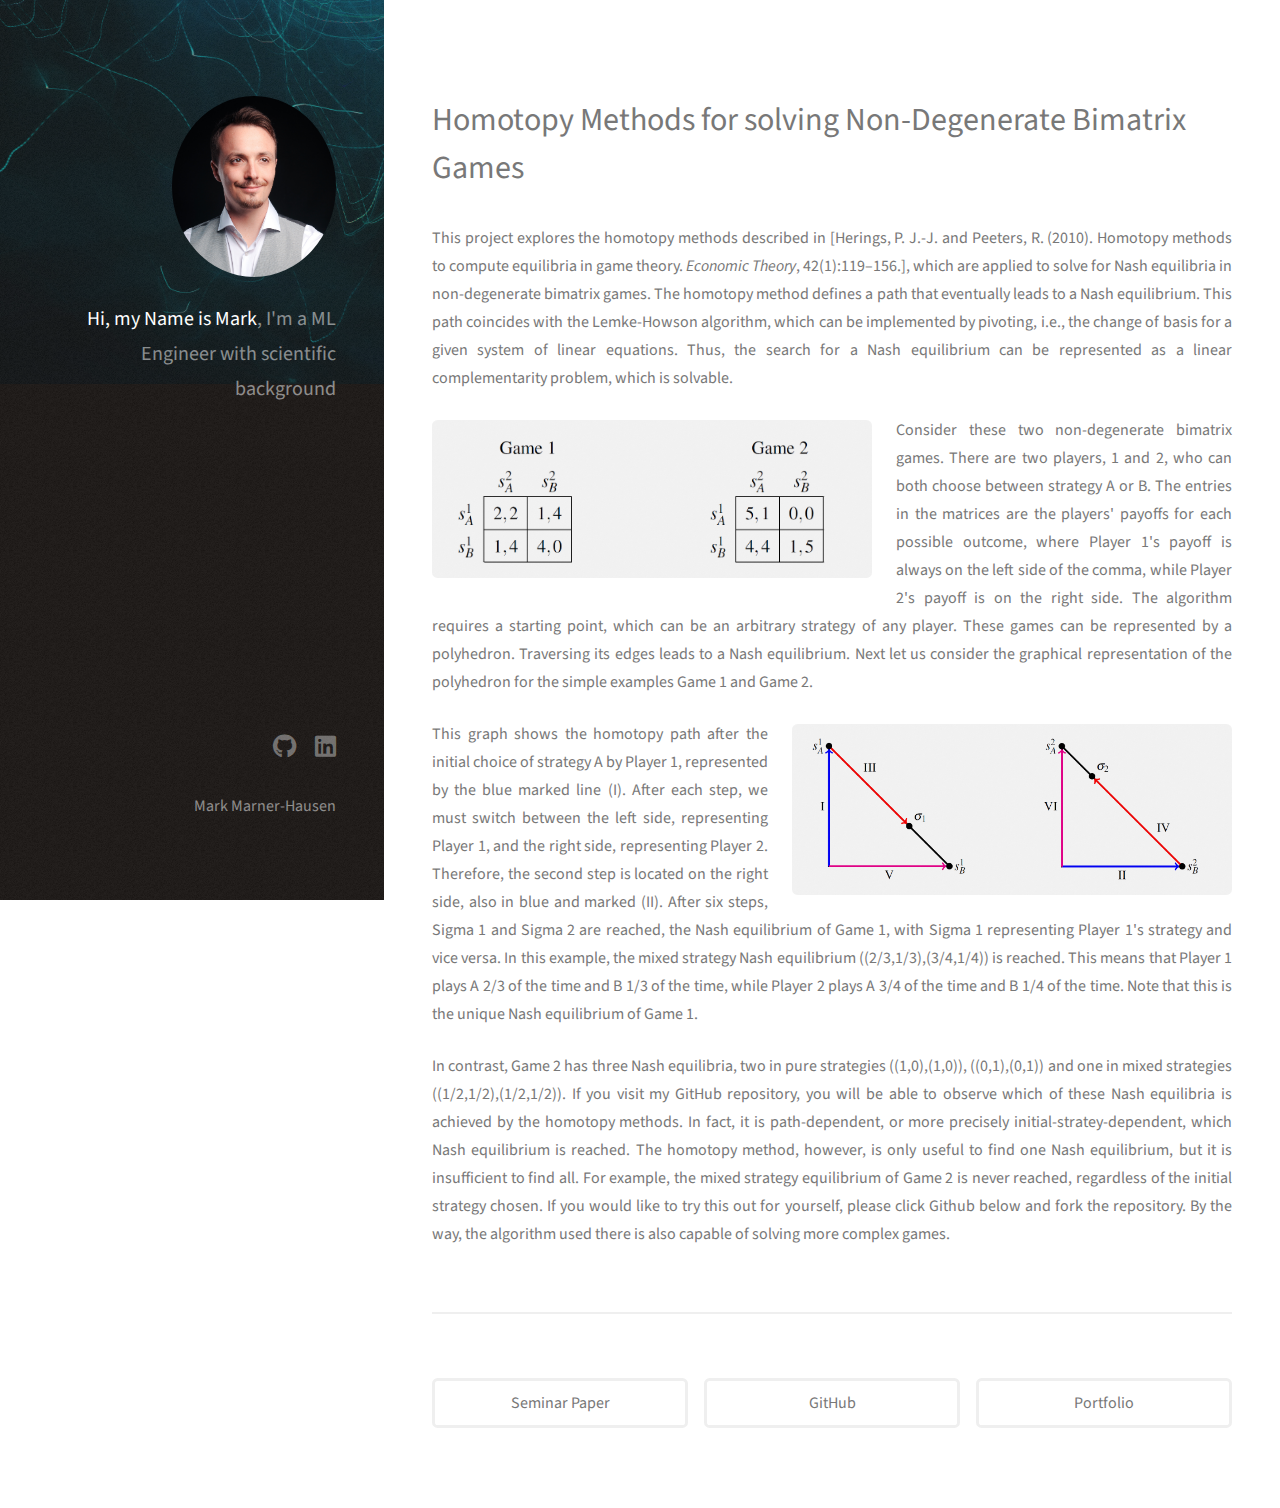
<file: comp.html>
<!DOCTYPE HTML>
<!--
	Basic structure of Strata from HTML5 UP html5up.net | @ajlkn
	Free for private and commercial use under CCA 3.0 license (html5up.net/license)
	Significant customizations by Mark Marner-Hausen 
-->
<html>
	<head>
		<title>Webpage Marner-Hausen</title>
		<meta charset="utf-8" />
		<meta name="viewport" content="width=device-width, initial-scale=1, user-scalable=no" />
		<link rel="stylesheet" href="assets/css/main.css" />
	</head>
	<body class="is-preload">

		<!-- Header -->
			<header id="header">
				<div class="inner">
					<a class="image avatar"><img src="images/avatar_mark_03.jpg" alt="" /></a>
					<h1><strong>Hi, my Name is Mark</strong>,<br /> 
						I'm a ML Engineer with<br />
						scientific background</a></h1>
				</div>
			</header>

		<!-- Main -->
			<div id="main">

				<!-- One -->
					<section id="one">
						<header class="major">
							<h1>Homotopy Methods for solving Non-Degenerate Bimatrix Games</h1>

							<p align="justify" style="text-align:justify"><b>This project explores the homotopy methods described in [Herings, P. J.-J. and Peeters, R. (2010). 
								Homotopy methods to compute equilibria in game theory. <i>Economic Theory</i>, 42(1):119–156.], which are
								applied to solve for Nash equilibria in non-degenerate bimatrix games. The homotopy method defines
							    a path that eventually leads to a Nash equilibrium. This path coincides with the
								Lemke-Howson algorithm, which can be implemented by pivoting, i.e.,
								the change of basis for a given system of linear equations. Thus, the search 
								for a Nash equilibrium can be represented as a linear complementarity problem, which is solvable.
							</b></p>

							<p align="justify" style="text-align:justify"><b><span class="image left"><img src="images/fulls/comp_01.png" alt="" /></span> 
								Consider these two non-degenerate bimatrix games. There are two players, 1 and 2, who can both choose between 
								strategy A or B. The entries in the matrices are the players' payoffs for each possible outcome, where
								Player 1's payoff is always on the left side of the comma, while Player 2's payoff is on the right 
							    side. The algorithm requires a starting point, which can be an arbitrary strategy of any player. These games 
								can be represented by a polyhedron. Traversing its edges leads to a Nash equilibrium. Next let us consider the 
								graphical representation of the polyhedron for the simple examples Game 1 and Game 2.
							</b></p>

							<p align="justify" style="text-align:justify"><b><span class="image right"><img src="images/fulls/comp_02.png"  /></span> 
								This graph shows the homotopy path after the initial choice of strategy A by Player 1, represented by the blue 
								marked line (I). After each step, we must switch between the left side, representing Player 1, and the right side, 
								representing Player 2. Therefore, the second step is located on the right side, also in blue and marked (II). After 
								six steps, Sigma 1 and Sigma 2 are reached, the Nash equilibrium of Game 1, with Sigma 1 representing Player 1's 
								strategy and vice versa. In this example, the mixed strategy Nash equilibrium ((2/3,1/3),(3/4,1/4)) is reached. 
								This means that Player 1 plays A 2/3 of the time and B 1/3 of the time, while Player 2 plays A 3/4 of the time and 
								B 1/4 of the time. Note that this is the unique Nash equilibrium of Game 1. 
							</b></p>

							<p align="justify" style="text-align:justify"><b>
								In contrast, Game 2 has three Nash equilibria, two in pure strategies ((1,0),(1,0)), ((0,1),(0,1)) and one in 
								mixed strategies ((1/2,1/2),(1/2,1/2)). If you visit my GitHub repository, you will be able to observe which of 
								these Nash equilibria is achieved by the homotopy methods. In fact, it is path-dependent, or more precisely 
								initial-stratey-dependent, which Nash equilibrium is reached. The homotopy method, however, is only useful to find 
								one Nash equilibrium, but it is insufficient to find all. For example, the mixed strategy equilibrium of Game 2 
								is never reached, regardless of the initial strategy chosen. If you would like to try this out for yourself, please 
								click Github below and fork the repository. By the way, the algorithm used there is also capable of solving 
								more complex games. 
							</b></p>
						</header>
					</section>

					<section>
								<ul class="actions fit">
									<li><a href="https://drive.google.com/file/d/1X8aKd9i0quxDz7ok7G2yCvO-xLX3SiUQ/preview" class="button fit">Seminar Paper</a></li>
									<li><a href="https://github.com/MarkMH/homotopy_methods" class="button fit">GitHub</a></li>
									<li><a href="index.html" class="button fit">Portfolio</a></li>
								</ul>
					</section>
			</div>

				<footer id="footer">
					<div class="inner">
						<ul class="icons">
							<br>
							<li><a href="https://github.com/MarkMH" class="icon brands fa-github"><span class="label">Github</span></a></li>
							<li><a href="https://www.linkedin.com/in/mark-marner-hausen-854a3a117/" class="icon brands fa-linkedin"><span class="label">LinkedIn</span></a></li>
						</ul>
						<ul 
						<li><br> Mark Marner-Hausen <br />
							</p>
						</ul>
					</div>
				</footer>

		<!-- Scripts -->
			<script src="assets/js/jquery.min.js"></script>
			<script src="assets/js/jquery.poptrox.min.js"></script>
			<script src="assets/js/browser.min.js"></script>
			<script src="assets/js/breakpoints.min.js"></script>
			<script src="assets/js/util.js"></script>
			<script src="assets/js/main.js"></script>

	</body>
</html>
</file>
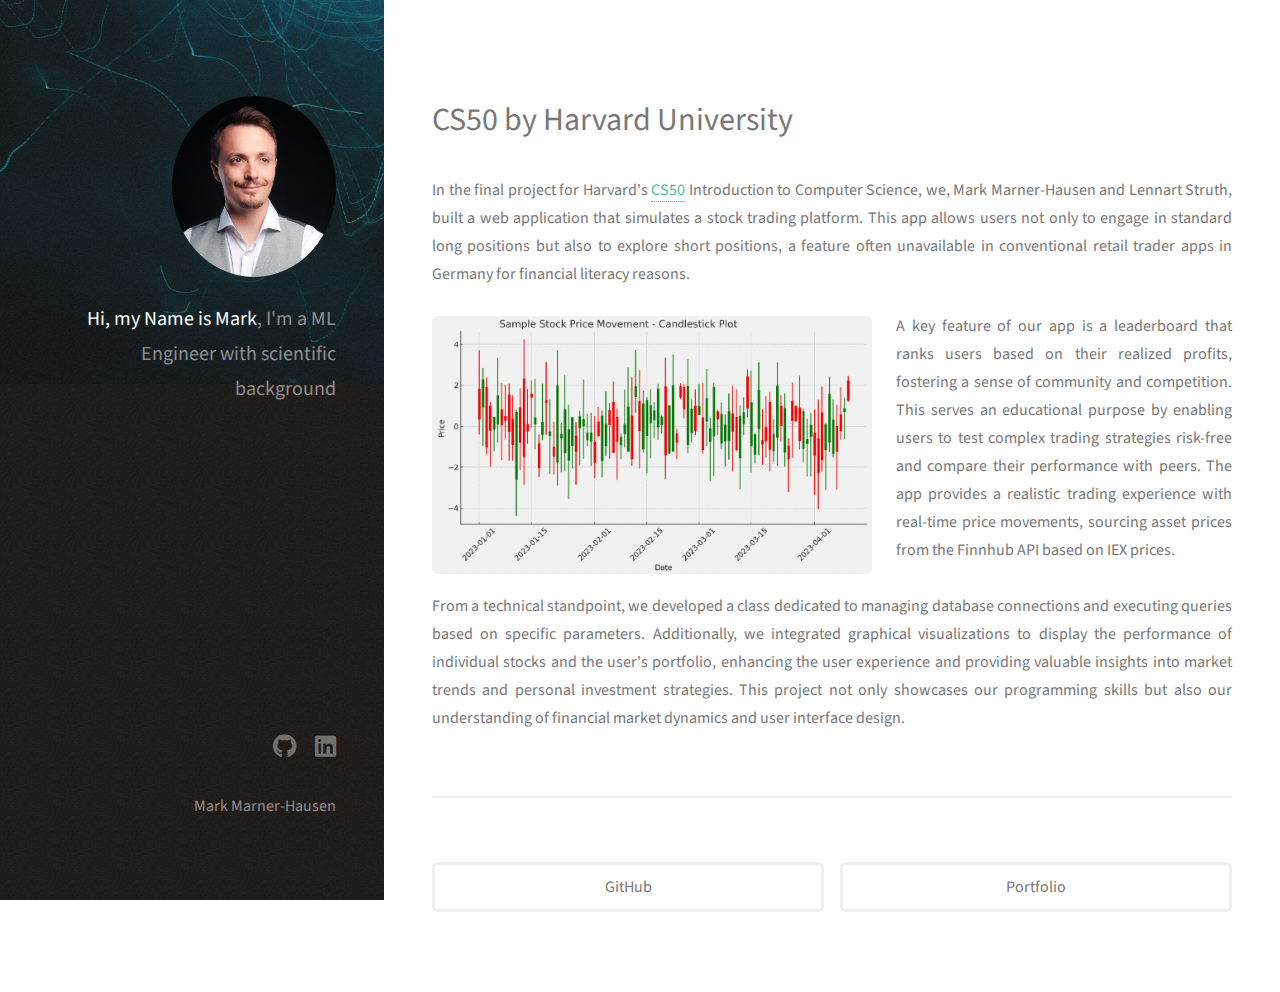
<file: cs50.html>
<!DOCTYPE HTML>
<!--
	Basic structure of Strata from HTML5 UP html5up.net | @ajlkn
	Free for private and commercial use under CCA 3.0 license (html5up.net/license)
	Significant customizations by Mark Marner-Hausen 
-->
<html>
	<head>
		<title>Webpage Marner-Hausen</title>
		<meta charset="utf-8" />
		<meta name="viewport" content="width=device-width, initial-scale=1, user-scalable=no" />
		<link rel="stylesheet" href="assets/css/main.css" />
	</head>
	<body class="is-preload">

		<!-- Header -->
			<header id="header">
				<div class="inner">
					<a class="image avatar"><img src="images/avatar_mark_03.jpg" alt="" /></a>
					<h1><strong>Hi, my Name is Mark</strong>,<br /> 
						I'm a ML Engineer with<br />
						scientific background</a></h1>
				</div>
			</header>

		<!-- Main -->
			<div id="main">

				<!-- One -->
					<section id="one">
						<header class="major">
							<h1>CS50 by Harvard University</h1>

							<p align="justify" style="text-align:justify"><b>
								In the final project for Harvard's <a href="https://cs50.harvard.edu/x/2021/">CS50</a> Introduction to Computer Science, we, Mark Marner-Hausen and Lennart Struth, built a web application 
								that simulates a stock trading platform. This app allows users not only to engage in standard long positions but also to explore short positions, 
								a feature often unavailable in conventional retail trader apps in Germany for financial literacy reasons.
							</b></p>

							<p align="justify" style="text-align:justify"><b><span class="image left"><img src="images/fulls/candlestick_plot_thinner_candles.png" alt="" /></span> 
								A key feature of our app is a leaderboard that ranks users based on their realized profits, fostering a sense of community and competition. 
								This serves an educational purpose by enabling users to test complex trading strategies risk-free and compare their performance with peers. 
								The app provides a realistic trading experience with real-time price movements, sourcing asset prices from the Finnhub API based on IEX prices.
								<br>
								<br>
								From a technical standpoint, we developed a class dedicated to managing database connections and executing queries based on specific 
								parameters. Additionally, we integrated graphical visualizations to display the performance of individual stocks and the user's portfolio, 
								enhancing the user experience and providing valuable insights into market trends and personal investment strategies. This project not only 
								showcases our programming skills but also our understanding of financial market dynamics and user interface design.
							</b></p>

							<!--s
							<p align="justify" style="text-align:justify"><b><span class="image right"><img src="images/fulls/cs50_ai.png"  /></span> 
							</b></p>
							-->
						</header>
					</section>

					<section>
								<ul class="actions fit">
									<!--
									<li><a href="XX" class="button fit">Working Paper</a></li>								
									<li><a href="XX" class="button fit">GitHub</a></li>
									-->
									<li><a href="https://github.com/MarkMH/cs50_trading_platform" class="button fit">GitHub</a></li>
									<li><a href="index.html" class="button fit">Portfolio</a></li>
									
								</ul>
					</section>
			</div>

		<!-- Footer -->
			<footer id="footer">
				<div class="inner">
					<ul class="icons">
						<br>
						<li><a href="https://github.com/MarkMH" class="icon brands fa-github"><span class="label">Github</span></a></li>
						<li><a href="https://www.linkedin.com/in/mark-marner-hausen-854a3a117/" class="icon brands fa-linkedin"><span class="label">LinkedIn</span></a></li>
					</ul>
					<ul 
					<li><br> Mark Marner-Hausen <br />
						</p>
					</ul>
				</div>
			</footer>

		<!-- Scripts -->
			<script src="assets/js/jquery.min.js"></script>
			<script src="assets/js/jquery.poptrox.min.js"></script>
			<script src="assets/js/browser.min.js"></script>
			<script src="assets/js/breakpoints.min.js"></script>
			<script src="assets/js/util.js"></script>
			<script src="assets/js/main.js"></script>

	</body>
</html>
</file>
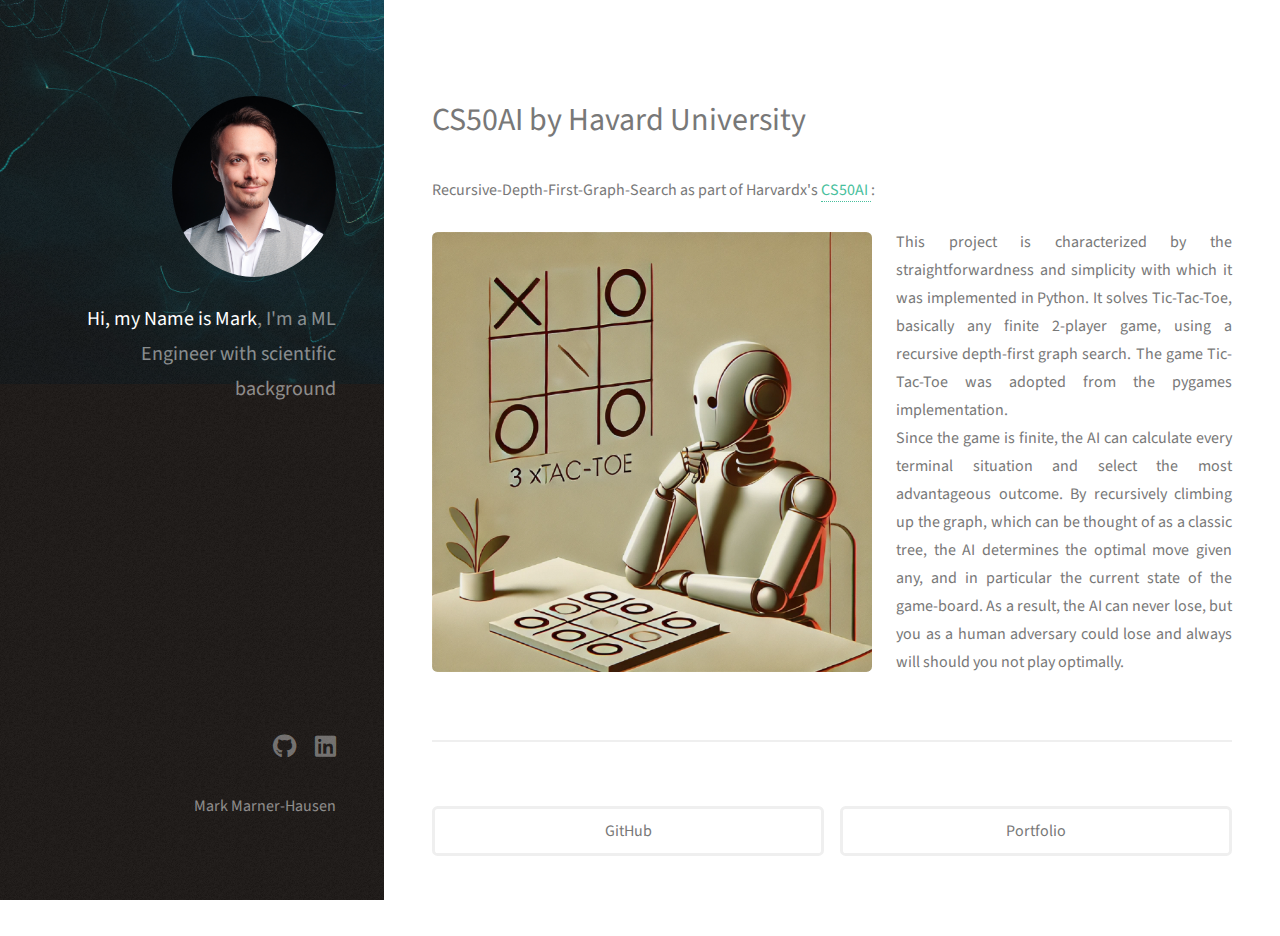
<file: cs50AI.html>
<!DOCTYPE HTML>
<!--
	Basic structure of Strata from HTML5 UP html5up.net | @ajlkn
	Free for private and commercial use under CCA 3.0 license (html5up.net/license)
	Significant customizations by Mark Marner-Hausen 
-->
<html>
	<head>
		<title>Webpage Marner-Hausen</title>
		<meta charset="utf-8" />
		<meta name="viewport" content="width=device-width, initial-scale=1, user-scalable=no" />
		<link rel="stylesheet" href="assets/css/main.css" />
	</head>
	<body class="is-preload">

		<!-- Header -->
			<header id="header">
				<div class="inner">
					<a class="image avatar"><img src="images/avatar_mark_03.jpg" alt="" /></a>
					<h1><strong>Hi, my Name is Mark</strong>,<br /> 
						I'm a ML Engineer with<br />
						scientific background</a></h1>
				</div>
			</header>

		<!-- Main -->
			<div id="main">

				<!-- One -->
					<section id="one">
						<header class="major">
							<h1>CS50AI by Havard University</h1>

							<p align="justify" style="text-align:justify"><b>
								Recursive-Depth-First-Graph-Search as part of Harvardx's <a href="https://www.edx.org/course/cs50s-introduction-to-artificial-intelligence-with-python?index=product_value_
								experiment_a&queryID=10ebe415623650af8fbd7a7bbce946ac&position=3&linked_from=autocomplete"> CS50AI </a>: 
							</b></p>

							<p align="justify" style="text-align:justify"><b><span class="image left"><img src="images/fulls/tictactoe.png" alt="" /></span> 
								This project is characterized by the straightforwardness and simplicity with which it was implemented in Python. It solves Tic-Tac-Toe, 
								basically any finite 2-player game, using a recursive depth-first graph search. The game Tic-Tac-Toe was adopted from the pygames implementation. 
								<br>
								Since the game is finite, 
								the AI can calculate every terminal situation and select the most advantageous outcome. By recursively climbing up the graph, which can be thought 
								of as a classic tree, the AI determines the optimal move given any, and in particular the current state of the game-board. As a result, the AI can never lose, 
								but you as a human adversary could lose and always will should you not play optimally.
							</b></p>
						</header>
					</section>

					<section>
								<ul class="actions fit">
									<!--
									<li><a href="XX" class="button fit">Working Paper</a></li>								
									-->
									<li><a href="https://github.com/MarkMH/recursive-df-graph-search" class="button fit">GitHub</a></li>
									<li><a href="index.html" class="button fit">Portfolio</a></li>
									
								</ul>
					</section>
			</div>

		<!-- Footer -->
			<footer id="footer">
				<div class="inner">
					<ul class="icons">
						<br>
						<li><a href="https://github.com/MarkMH" class="icon brands fa-github"><span class="label">Github</span></a></li>
						<li><a href="https://www.linkedin.com/in/mark-marner-hausen-854a3a117/" class="icon brands fa-linkedin"><span class="label">LinkedIn</span></a></li>
					</ul>
					<ul 
					<li><br> Mark Marner-Hausen <br />
						</p>
					</ul>
				</div>
			</footer>

		<!-- Scripts -->
			<script src="assets/js/jquery.min.js"></script>
			<script src="assets/js/jquery.poptrox.min.js"></script>
			<script src="assets/js/browser.min.js"></script>
			<script src="assets/js/breakpoints.min.js"></script>
			<script src="assets/js/util.js"></script>
			<script src="assets/js/main.js"></script>

	</body>
</html>
</file>
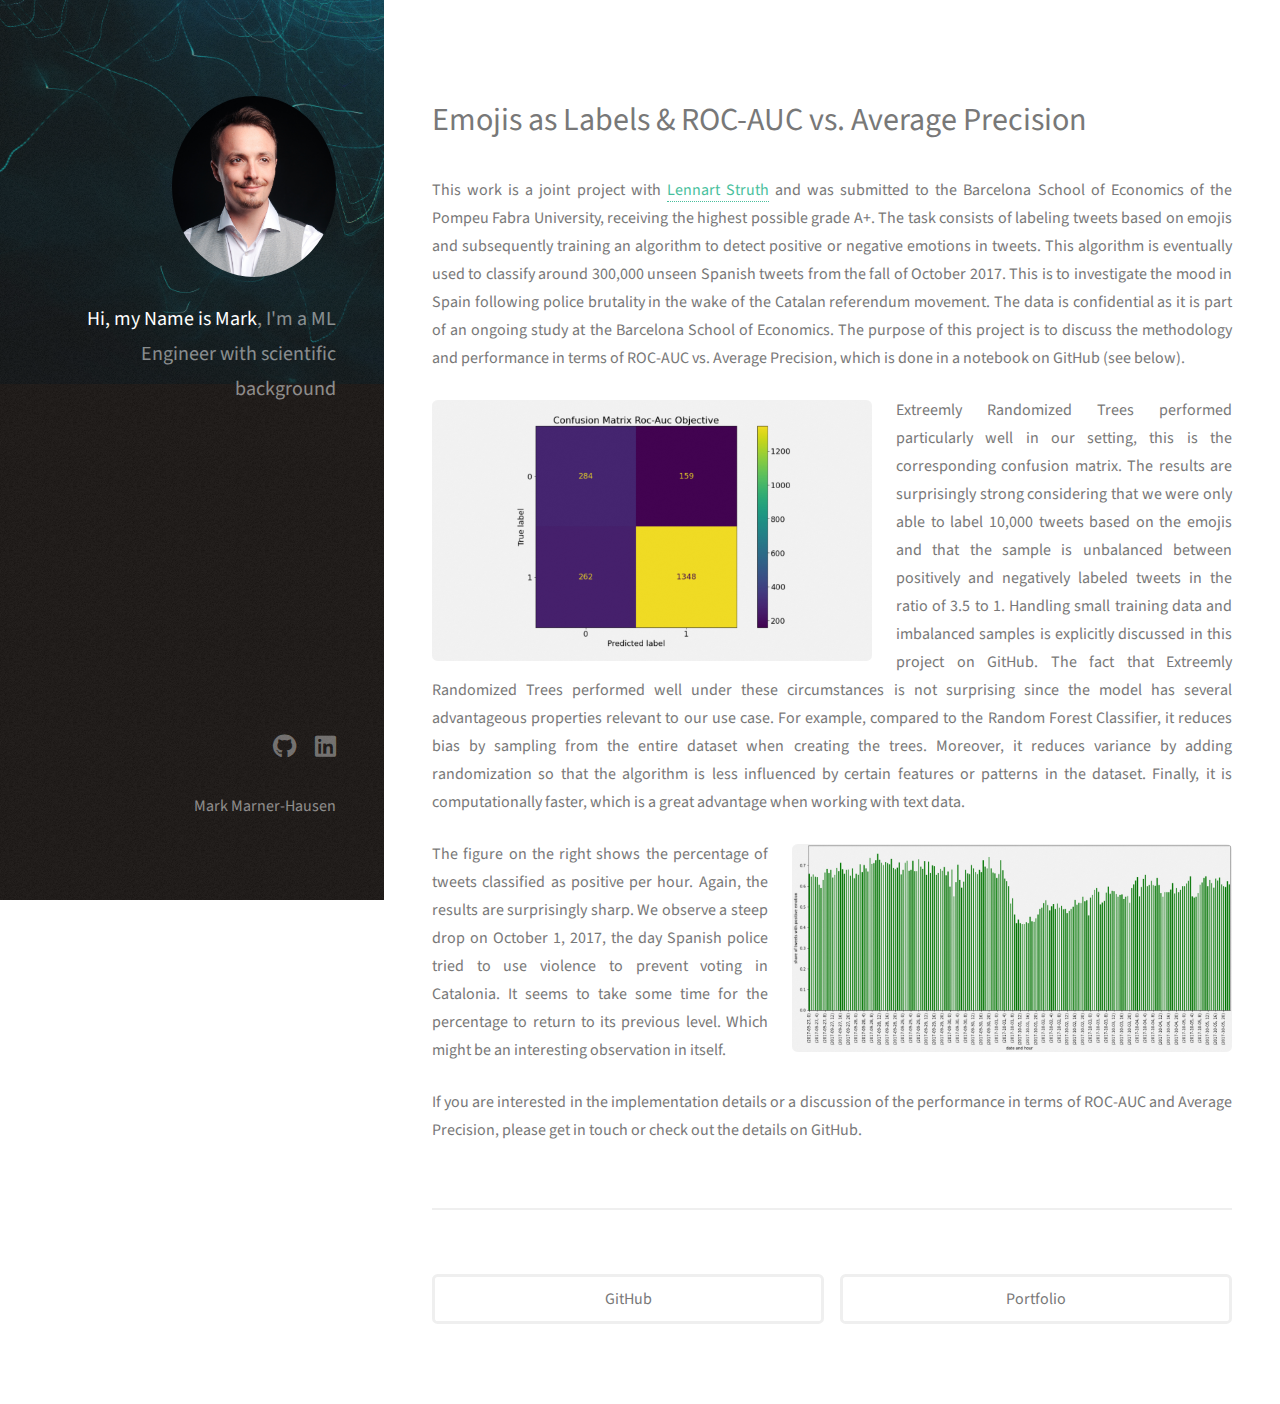
<file: emojis_tweets.html>
<!DOCTYPE HTML>
<!--
	Basic structure of Strata from HTML5 UP html5up.net | @ajlkn
	Free for private and commercial use under CCA 3.0 license (html5up.net/license)
	Significant customizations by Mark Marner-Hausen 
-->
<html>
	<head>
		<title>Webpage Marner-Hausen</title>
		<meta charset="utf-8" />
		<meta name="viewport" content="width=device-width, initial-scale=1, user-scalable=no" />
		<link rel="stylesheet" href="assets/css/main.css" />
	</head>
	<body class="is-preload">

		<!-- Header -->
			<header id="header">
				<div class="inner">
					<a class="image avatar"><img src="images/avatar_mark_03.jpg" alt="" /></a>
					<h1><strong>Hi, my Name is Mark</strong>,<br /> 
						I'm a ML Engineer with<br />
						scientific background</a></h1>
				</div>
			</header>

		<!-- Main -->
			<div id="main">

				<!-- One -->
					<section id="one">
						<header class="major">
							<h1>Emojis as Labels & ROC-AUC vs. Average Precision</h1>

							<p align="justify" style="text-align:justify"><b> 
								This work is a joint project with <a href="https://www.linkedin.com/in/lennart-struth-b10524180">Lennart Struth</a> and was 
								submitted to the Barcelona School of Economics 
								of the Pompeu Fabra University, receiving the highest possible grade A+. The task consists of labeling tweets based on emojis and 
								subsequently training an algorithm to detect positive or negative emotions in tweets. This algorithm is 
								eventually used to classify around 300,000 unseen Spanish tweets from the fall of October 2017. This is to investigate the 
								mood in Spain following police brutality in the wake of the Catalan referendum movement.  The data is confidential as it is 
								part of an ongoing study at the Barcelona School of Economics. The purpose of this project is to discuss the methodology and 
								performance in terms of ROC-AUC vs. Average Precision, which is done in a notebook on GitHub (see below). 
							</b></p>

							<p align="justify" style="text-align:justify"><b><span class="image left"><img src="images/fulls/emojis_tweets.png" alt="" /></span> 
								Extreemly Randomized Trees performed particularly well in our setting, this is the corresponding confusion matrix. 
								The results are surprisingly strong considering that 
								we were only able to label 10,000 tweets based on the emojis and that the sample is unbalanced between positively 
								and negatively labeled tweets in the ratio of 3.5 to 1. Handling small training data and imbalanced samples is explicitly discussed in this project on GitHub. 
								The fact that Extreemly Randomized Trees performed well under these circumstances is not 
								surprising since the model has several advantageous properties relevant to our use case. For example, compared to the Random 
								Forest Classifier, it reduces bias by sampling from the entire dataset when creating the trees. Moreover, it reduces variance 
								by adding randomization so that the algorithm is less influenced by certain features or patterns in the dataset. Finally, it 
								is computationally faster, which is a great advantage when working with text data. 
							</b></p>

							<p align="justify" style="text-align:justify"><b><span class="image right"><img src="images/fulls/emojis_tweets_02.png"  /></span> 
								The figure on the right shows the percentage of tweets 
								classified as positive per hour. Again, the results are surprisingly sharp. We observe a steep drop on October 1, 2017, the 
								day Spanish police tried to use violence to prevent voting in Catalonia. It seems to take some time for the percentage to 
								return to its previous level. Which might be an interesting observation in itself. 
							</b></p>

							<p align="justify" style="text-align:justify"><b>
								If you are interested in the implementation details or a discussion of the performance in terms of ROC-AUC and Average Precision, 
								please get in touch or check out the details on GitHub.
							</b></p>
						</header>
					</section>

					<section>
								<ul class="actions fit">
									<!--
									<li><a href="XX" class="button fit">Working Paper</a></li>
									-->
									<li><a href="https://github.com/MarkMH/emojis_tweets" class="button fit">GitHub</a></li>
									<li><a href="index.html" class="button fit">Portfolio</a></li>
								</ul>
					</section>
			</div>

		<!-- Footer -->
			<footer id="footer">
				<div class="inner">
					<ul class="icons">
						<br>
						<li><a href="https://github.com/MarkMH" class="icon brands fa-github"><span class="label">Github</span></a></li>
						<li><a href="https://www.linkedin.com/in/mark-marner-hausen-854a3a117/" class="icon brands fa-linkedin"><span class="label">LinkedIn</span></a></li>
					</ul>
					<ul 
					<li><br> Mark Marner-Hausen <br />
						</p>
					</ul>
				</div>
			</footer>

		<!-- Scripts -->
			<script src="assets/js/jquery.min.js"></script>
			<script src="assets/js/jquery.poptrox.min.js"></script>
			<script src="assets/js/browser.min.js"></script>
			<script src="assets/js/breakpoints.min.js"></script>
			<script src="assets/js/util.js"></script>
			<script src="assets/js/main.js"></script>

	</body>
</html>
</file>
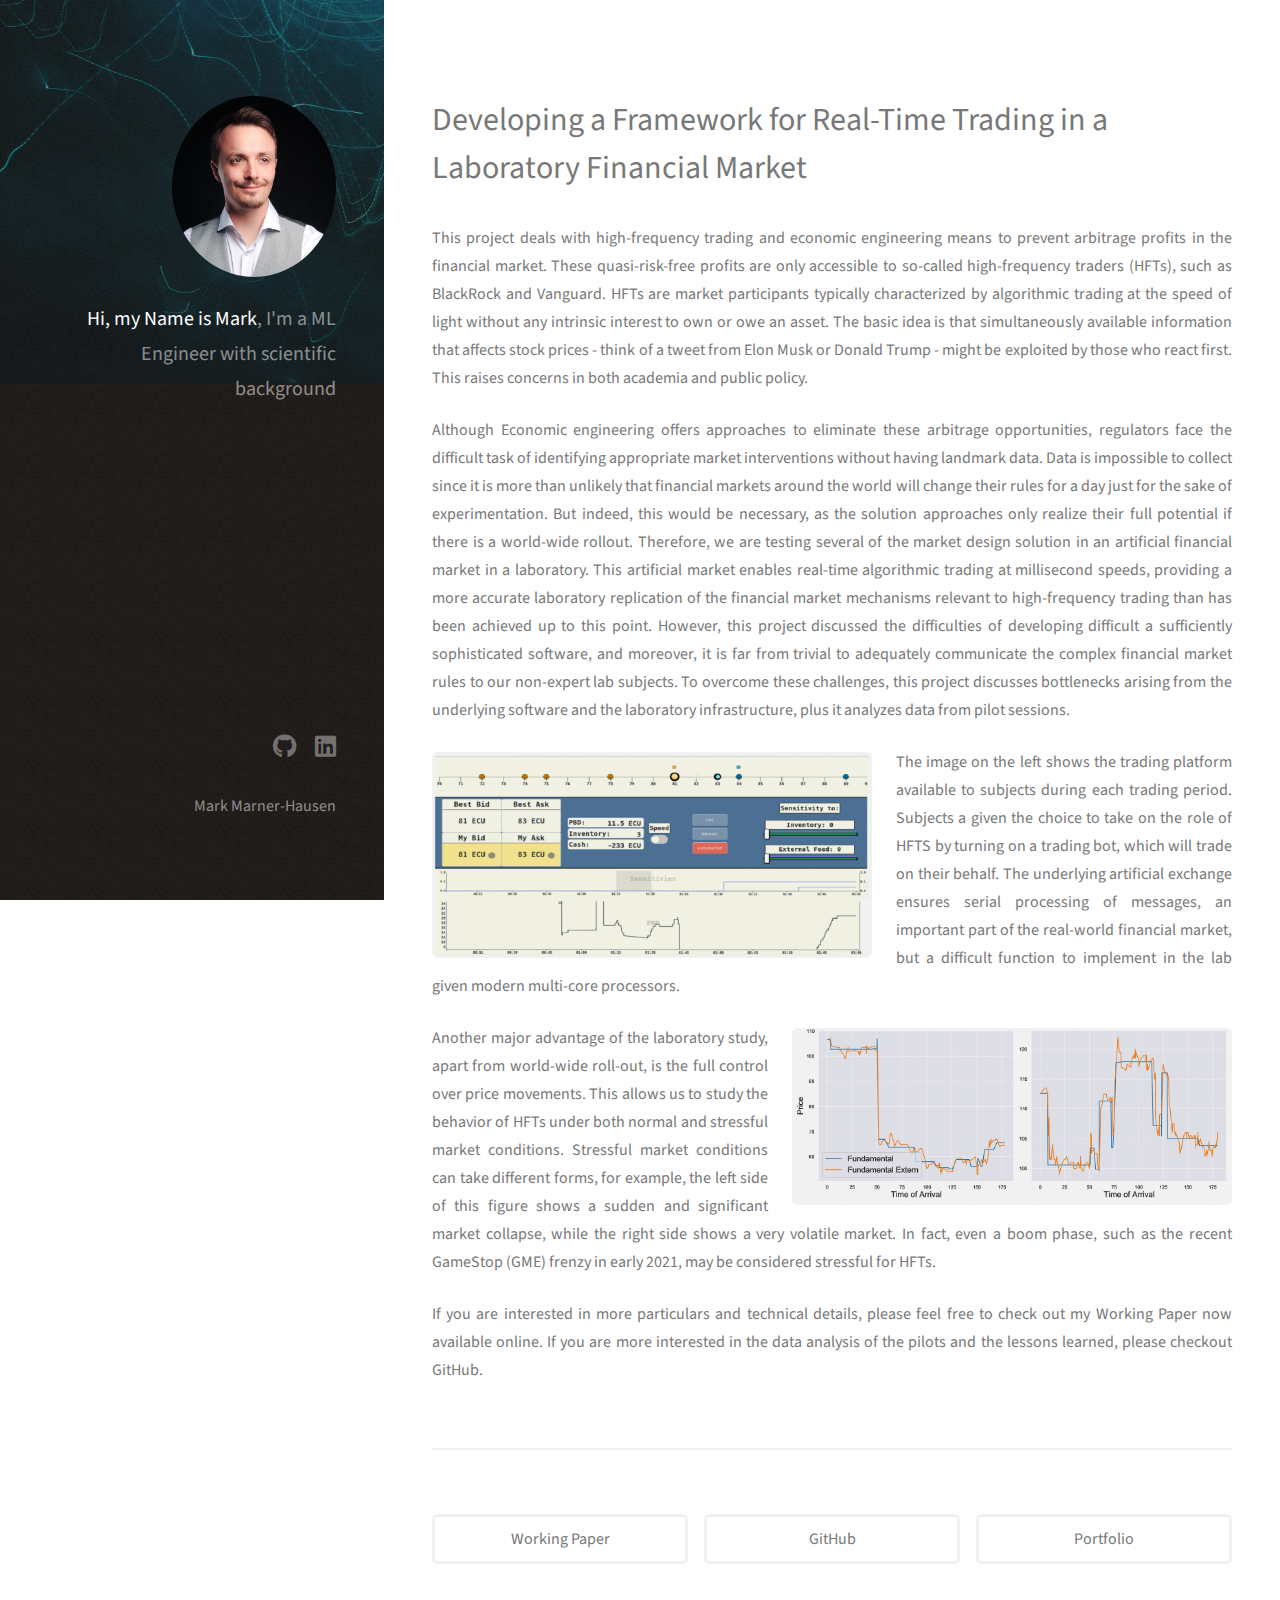
<file: hft_thesis.html>
<!DOCTYPE HTML>
<!--
	Basic structure of Strata from HTML5 UP html5up.net | @ajlkn
	Free for private and commercial use under CCA 3.0 license (html5up.net/license)
	Significant customizations by Mark Marner-Hausen 
-->
<html>
	<head>
		<title>Webpage Marner-Hausen</title>
		<meta charset="utf-8" />
		<meta name="viewport" content="width=device-width, initial-scale=1, user-scalable=no" />
		<link rel="stylesheet" href="assets/css/main.css" />
	</head>
	<body class="is-preload">

		<!-- Header -->
			<header id="header">
				<div class="inner">
					<a class="image avatar"><img src="images/avatar_mark_03.jpg" alt="" /></a>
					<h1><strong>Hi, my Name is Mark</strong>,<br /> 
						I'm a ML Engineer with<br />
						scientific background</a></h1>
				</div>
			</header>

		<!-- Main -->
			<div id="main">

				<!-- One -->
					<section id="one">
						<header class="major">
							<h1>Developing a Framework for Real-Time Trading in a Laboratory Financial Market</h1>

							<p align="justify" style="text-align:justify"><b>
								This project deals with high-frequency trading and economic engineering means to prevent arbitrage 
								profits in the financial market. These quasi-risk-free profits are only accessible to so-called high-frequency 
								traders (HFTs), such as BlackRock and Vanguard. HFTs are market participants typically characterized by 
								algorithmic trading at the speed of light without any intrinsic interest to own or owe an asset.
								The basic idea is that simultaneously available 
								information that affects stock prices - think of a tweet from Elon Musk or Donald Trump - might be exploited by 
								those who react first. This raises concerns in both academia and public policy. 
							</b></p>

							<p align="justify" style="text-align:justify"><b>
								Although Economic engineering offers approaches to eliminate these arbitrage opportunities, 
								regulators face the difficult task of identifying appropriate market interventions without having 
								landmark data. Data is impossible to collect since it is more than unlikely that financial markets around the 
								world will change their rules for a day just for the sake of experimentation. But indeed, this 
								would be necessary, as the solution approaches only realize their full potential if there is a world-wide rollout. 
								Therefore, we are testing several of the market design solution in an artificial financial market in a 
								laboratory. This artificial market enables real-time algorithmic trading at millisecond speeds, providing a 
								more accurate laboratory replication of the financial market mechanisms relevant to high-frequency trading 
								than has been achieved up to this point. However, this project discussed the difficulties of developing
								difficult a sufficiently sophisticated software, and moreover, it is far from trivial to adequately communicate 
								the complex financial market rules to our non-expert lab subjects. To overcome these challenges, this project 
								discusses bottlenecks arising from the underlying software and the laboratory infrastructure, plus it analyzes 
								data from pilot sessions.  
							</b></p>

							<p align="justify" style="text-align:justify"><b><span class="image left"><img src="images/fulls/ui_hft.png" alt="" /></span> 
								The image on the left shows the trading platform available to subjects during each trading period. Subjects 
								a given the choice to take on the role of HFTS by turning on a trading bot, which will trade on their behalf.
								The underlying artificial exchange ensures serial processing of messages, an important part of the real-world financial 
								market, but a difficult function to implement in the lab given modern multi-core processors.
							</b></p>

							<p align="justify" style="text-align:justify"><b><span class="image right"><img src="images/fulls/hft_prices.png"  /></span> 
								Another major advantage of the laboratory study, apart from world-wide roll-out, is the full control over price 
								movements. This allows us to study the behavior of HFTs under both normal and stressful market conditions. Stressful 
								market conditions can take different forms, for example, the left side of this figure shows a sudden and significant 
								market collapse, while the right side shows a very volatile market. In fact, even a boom phase, such as the recent 
								GameStop (GME) frenzy in early 2021, may be considered stressful for HFTs.
							</b></p>

							<p align="justify" style="text-align:justify"><b>
								If you are interested in more particulars and technical details, please feel free to check out my Working Paper now 
								available online. If you are more interested in the data analysis of the pilots and the lessons learned, 
								please checkout GitHub.
							</b></p>
						</header>
					</section>

					<section>
								<ul class="actions fit">
									<li><a href="https://www.econtribute.de/RePEc/ajk/ajkdps/ECONtribute_172_2022.pdf" class="button fit">Working Paper</a></li>
									<li><a href="https://github.com/MarkMH/hft_data_analysis" class="button fit">GitHub</a></li>
									<li><a href="index.html" class="button fit">Portfolio</a></li>
								</ul>
					</section>
			</div>

		<!-- Footer -->
			<footer id="footer">
				<div class="inner">
					<ul class="icons">
						<br>
						<li><a href="https://github.com/MarkMH" class="icon brands fa-github"><span class="label">Github</span></a></li>
						<li><a href="https://www.linkedin.com/in/mark-marner-hausen-854a3a117/" class="icon brands fa-linkedin"><span class="label">LinkedIn</span></a></li>
					</ul>
					<ul 
					<li><br> Mark Marner-Hausen <br />
						</p>
					</ul>
				</div>
			</footer>

		<!-- Scripts -->
			<script src="assets/js/jquery.min.js"></script>
			<script src="assets/js/jquery.poptrox.min.js"></script>
			<script src="assets/js/browser.min.js"></script>
			<script src="assets/js/breakpoints.min.js"></script>
			<script src="assets/js/util.js"></script>
			<script src="assets/js/main.js"></script>

	</body>
</html>
</file>
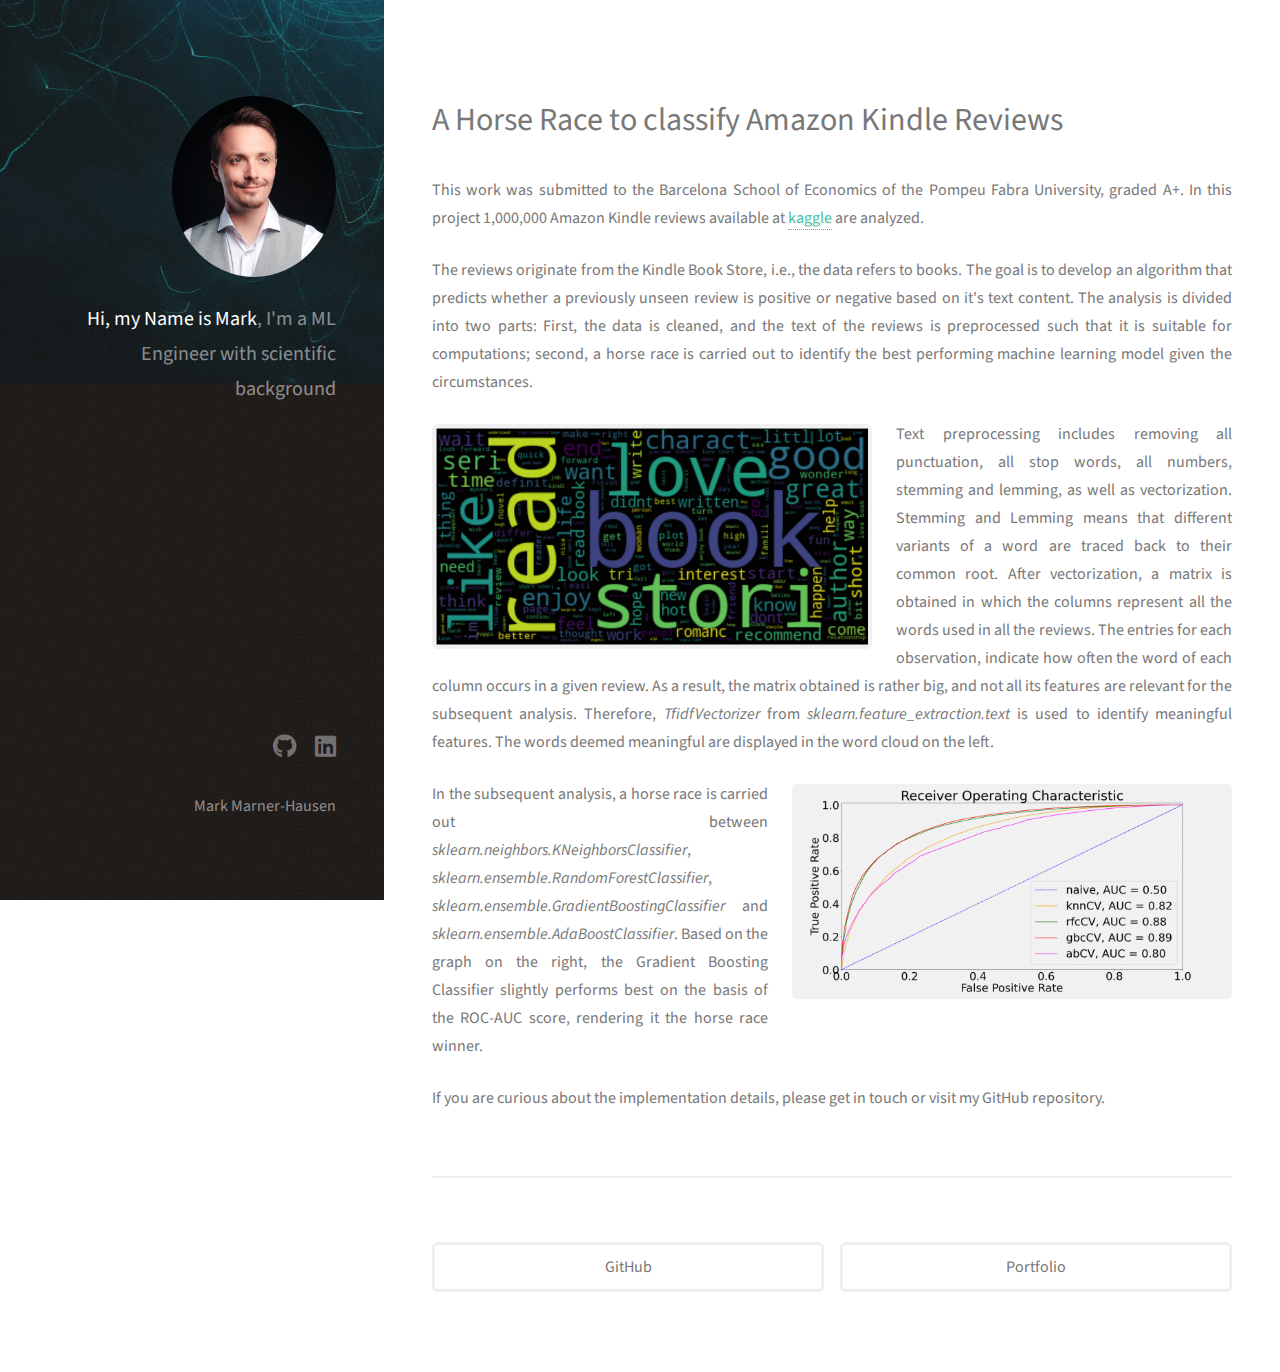
<file: kindle_reviews.html>
<!DOCTYPE HTML>
<!--
	Basic structure of Strata from HTML5 UP html5up.net | @ajlkn
	Free for private and commercial use under CCA 3.0 license (html5up.net/license)
	Significant customizations by Mark Marner-Hausen 
-->
<html>
	<head>
		<title>Webpage Marner-Hausen</title>
		<meta charset="utf-8" />
		<meta name="viewport" content="width=device-width, initial-scale=1, user-scalable=no" />
		<link rel="stylesheet" href="assets/css/main.css" />
	</head>
	<body class="is-preload">

		<!-- Header -->
			<header id="header">
				<div class="inner">
					<a class="image avatar"><img src="images/avatar_mark_03.jpg" alt="" /></a>
					<h1><strong>Hi, my Name is Mark</strong>,<br /> 
						I'm a ML Engineer with<br />
						scientific background</a></h1>
				</div>
			</header>

		<!-- Main -->
			<div id="main">

				<!-- One -->
					<section id="one">
						<header class="major">
							<h1>A Horse Race to classify Amazon Kindle Reviews</h1>

							<p align="justify" style="text-align:justify"><b>
								This work was submitted to the Barcelona School of Economics of the Pompeu Fabra University, 
								graded A+. In this project 1,000,000 Amazon Kindle reviews available at 
								<a href="https://www.kaggle.com/datasets/bharadwaj6/kindle-reviews">kaggle</a> are analyzed.  
							</b></p>

							<p align="justify" style="text-align:justify"><b>
								The reviews originate from the Kindle Book Store, i.e., the data  
								refers to books. The goal is to develop an algorithm that predicts whether a previously unseen review is positive or 
								negative based on it's text content. The analysis is divided into two parts: First, the data is cleaned, and the text of the 
								reviews is preprocessed such that it is suitable for computations; second, a horse race is carried out to identify the best 
								performing machine learning model given the circumstances.  
							</b></p>

							<p align="justify" style="text-align:justify"><b><span class="image left"><img src="images/fulls/wordcloud_kindle.png" alt="" /></span> 
								Text preprocessing includes removing all punctuation, all stop words, all numbers, stemming and lemming, as well as vectorization. 
								Stemming and Lemming means that different variants of a word are traced back to their common root. After vectorization, a matrix 
								is obtained in which the columns represent all the words used in all the reviews. The entries for each observation, indicate how 
								often the word of each column occurs in a given review.  As a result, the matrix obtained is rather big, and not all its 
								features are relevant for the subsequent analysis. Therefore, <i>TfidfVectorizer</i> from <i>sklearn.feature_extraction.text</i> 
								is used to identify meaningful features. The words deemed meaningful are displayed in the word cloud on the left. 
							</b></p>

							<p align="justify" style="text-align:justify"><b><span class="image right"><img src="images/fulls/auc_kindle.png"  /></span> 
								In the subsequent analysis, a horse race is carried out between <i>sklearn.neighbors.KNeighborsClassifier</i>, 
								<i>sklearn.ensemble.RandomForestClassifier</i>, <i>sklearn.ensemble.GradientBoostingClassifier</i> and 
								<i>sklearn.ensemble.AdaBoostClassifier</i>. Based on the graph on the right, the Gradient Boosting Classifier slightly performs best on 
								the basis of the ROC-AUC score, rendering it the horse race winner. 
							</b></p>

							<p align="justify" style="text-align:justify"><b>
								If you are curious about the implementation details, please get in touch or visit my GitHub repository.
							</b></p>
						</header>
					</section>

					<section>
								<ul class="actions fit">
									<!--
									<li><a href="XX" class="button fit">Working Paper</a></li>
									-->
									<li><a href="https://github.com/MarkMH/kindle_reviews" class="button fit">GitHub</a></li>
									<li><a href="index.html" class="button fit">Portfolio</a></li>
								</ul>
					</section>
			</div>

		<!-- Footer -->
			<footer id="footer">
				<div class="inner">
					<ul class="icons">
						<br>
						<li><a href="https://github.com/MarkMH" class="icon brands fa-github"><span class="label">Github</span></a></li>
						<li><a href="https://www.linkedin.com/in/mark-marner-hausen-854a3a117/" class="icon brands fa-linkedin"><span class="label">LinkedIn</span></a></li>
					</ul>
					<ul 
					<li><br> Mark Marner-Hausen <br />
						</p>
					</ul>
				</div>
			</footer>

		<!-- Scripts -->
			<script src="assets/js/jquery.min.js"></script>
			<script src="assets/js/jquery.poptrox.min.js"></script>
			<script src="assets/js/browser.min.js"></script>
			<script src="assets/js/breakpoints.min.js"></script>
			<script src="assets/js/util.js"></script>
			<script src="assets/js/main.js"></script>

	</body>
</html>
</file>
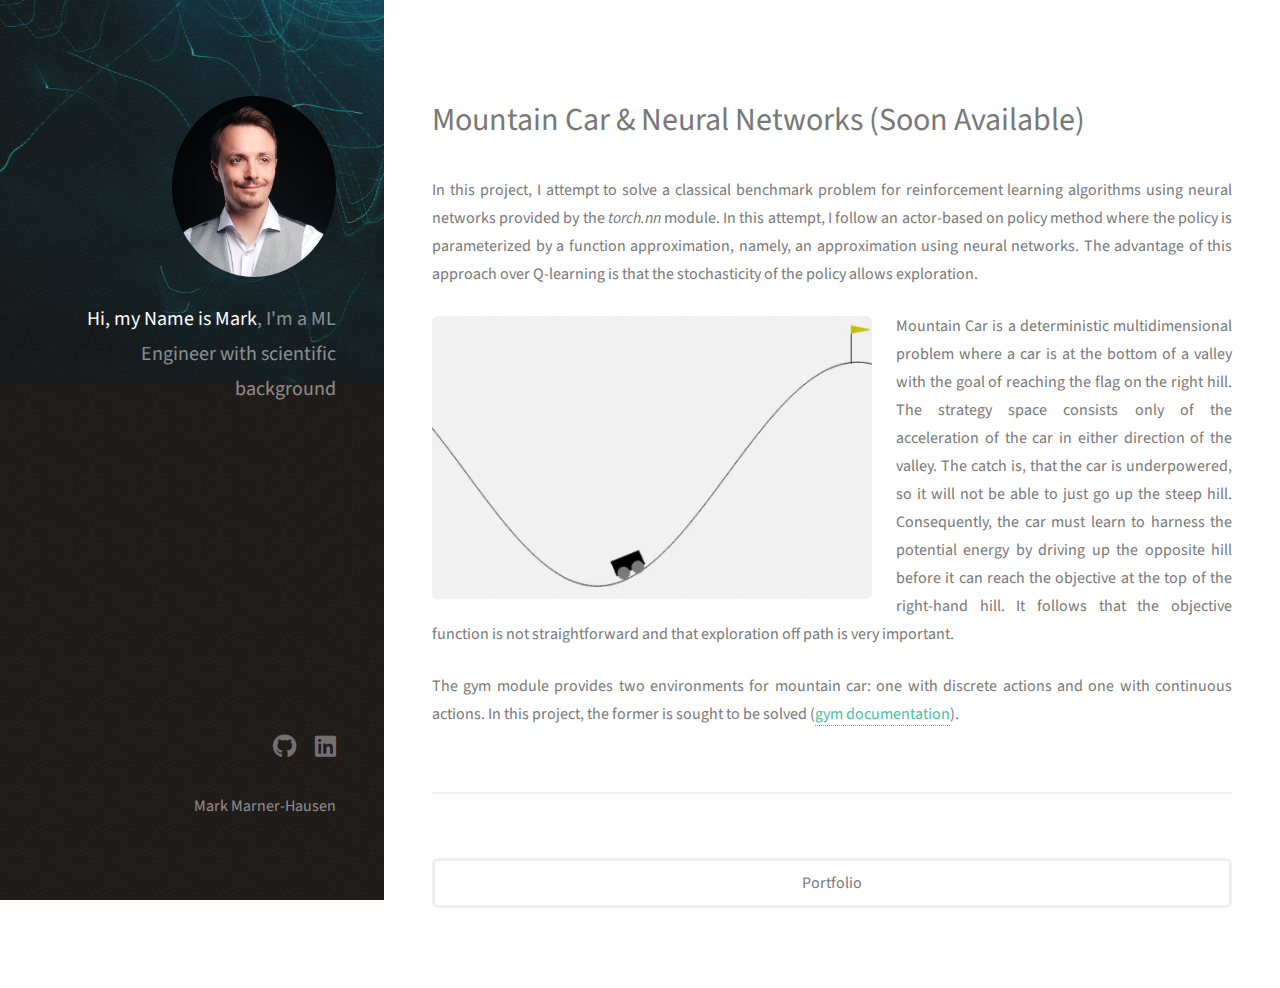
<file: mountain_car.html>
<!DOCTYPE HTML>
<!--
	Basic structure of Strata from HTML5 UP html5up.net | @ajlkn
	Free for private and commercial use under CCA 3.0 license (html5up.net/license)
	Significant customizations by Mark Marner-Hausen 
-->
<html>
	<head>
		<title>Webpage Marner-Hausen</title>
		<meta charset="utf-8" />
		<meta name="viewport" content="width=device-width, initial-scale=1, user-scalable=no" />
		<link rel="stylesheet" href="assets/css/main.css" />
	</head>
	<body class="is-preload">

		<!-- Header -->
			<header id="header">
				<div class="inner">
					<a class="image avatar"><img src="images/avatar_mark_03.jpg" alt="" /></a>
					<h1><strong>Hi, my Name is Mark</strong>,<br /> 
						I'm a ML Engineer with<br />
						scientific background</a></h1>
				</div>
			</header>

		<!-- Main -->
			<div id="main">

				<!-- One -->
					<section id="one">
						<header class="major">
							<h1>Mountain Car & Neural Networks (Soon Available)</h1>

							<p align="justify" style="text-align:justify"><b>
								In this project, I attempt to solve a classical benchmark problem for reinforcement learning algorithms using neural 
								networks provided by the <i>torch.nn</i> module. In this attempt, I follow an actor-based on policy method where the policy 
								is parameterized by a function approximation, namely, an approximation using neural networks. The advantage of this 
								approach over Q-learning is that the stochasticity of the policy allows exploration.  
							</b></p>

							<p align="justify" style="text-align:justify"><b><span class="image left"><img src="images/fulls/mountain_car.png" alt="" /></span> 
								Mountain Car is a deterministic multidimensional problem where a car is at the bottom of a valley with the goal of 
								reaching the flag on the right hill. 
								The strategy space consists only of the acceleration of the car in either direction of the valley. The catch is, that 
								the car is underpowered, so it will not be able to just go up the steep hill. Consequently, the car must learn to harness 
								the potential energy by driving up the opposite hill before it can reach the objective at the top of the right-hand hill. 
								It follows that the objective function is not straightforward and that exploration off path is very important.   
							</b></p>

							<p align="justify" style="text-align:justify"><b>
								The gym module provides two environments for mountain car: one with discrete actions and one with continuous actions. In 
								this project, the former is sought to be solved 
								(<a href="https://mgoulao.github.io/gym-docs/environments/classic_control/mountain_car_continuous/">gym documentation</a>).  
							</b></p>
						</header>
					</section>

					<section>
								<ul class="actions fit">
									<!--
									<li><a href="XX" class="button fit">Working Paper</a></li>								
									<li><a href="XX" class="button fit">GitHub</a></li>
									-->
									<li><a href="index.html" class="button fit">Portfolio</a></li>
									
								</ul>
					</section>
			</div>

		<!-- Footer -->
			<footer id="footer">
				<div class="inner">
					<ul class="icons">
						<br>
						<li><a href="https://github.com/MarkMH" class="icon brands fa-github"><span class="label">Github</span></a></li>
						<li><a href="https://www.linkedin.com/in/mark-marner-hausen-854a3a117/" class="icon brands fa-linkedin"><span class="label">LinkedIn</span></a></li>
					</ul>
					<ul 
					<li><br> Mark Marner-Hausen <br />
						</p>
					</ul>
				</div>
			</footer>
			
		<!-- Scripts -->
			<script src="assets/js/jquery.min.js"></script>
			<script src="assets/js/jquery.poptrox.min.js"></script>
			<script src="assets/js/browser.min.js"></script>
			<script src="assets/js/breakpoints.min.js"></script>
			<script src="assets/js/util.js"></script>
			<script src="assets/js/main.js"></script>

	</body>
</html>
</file>
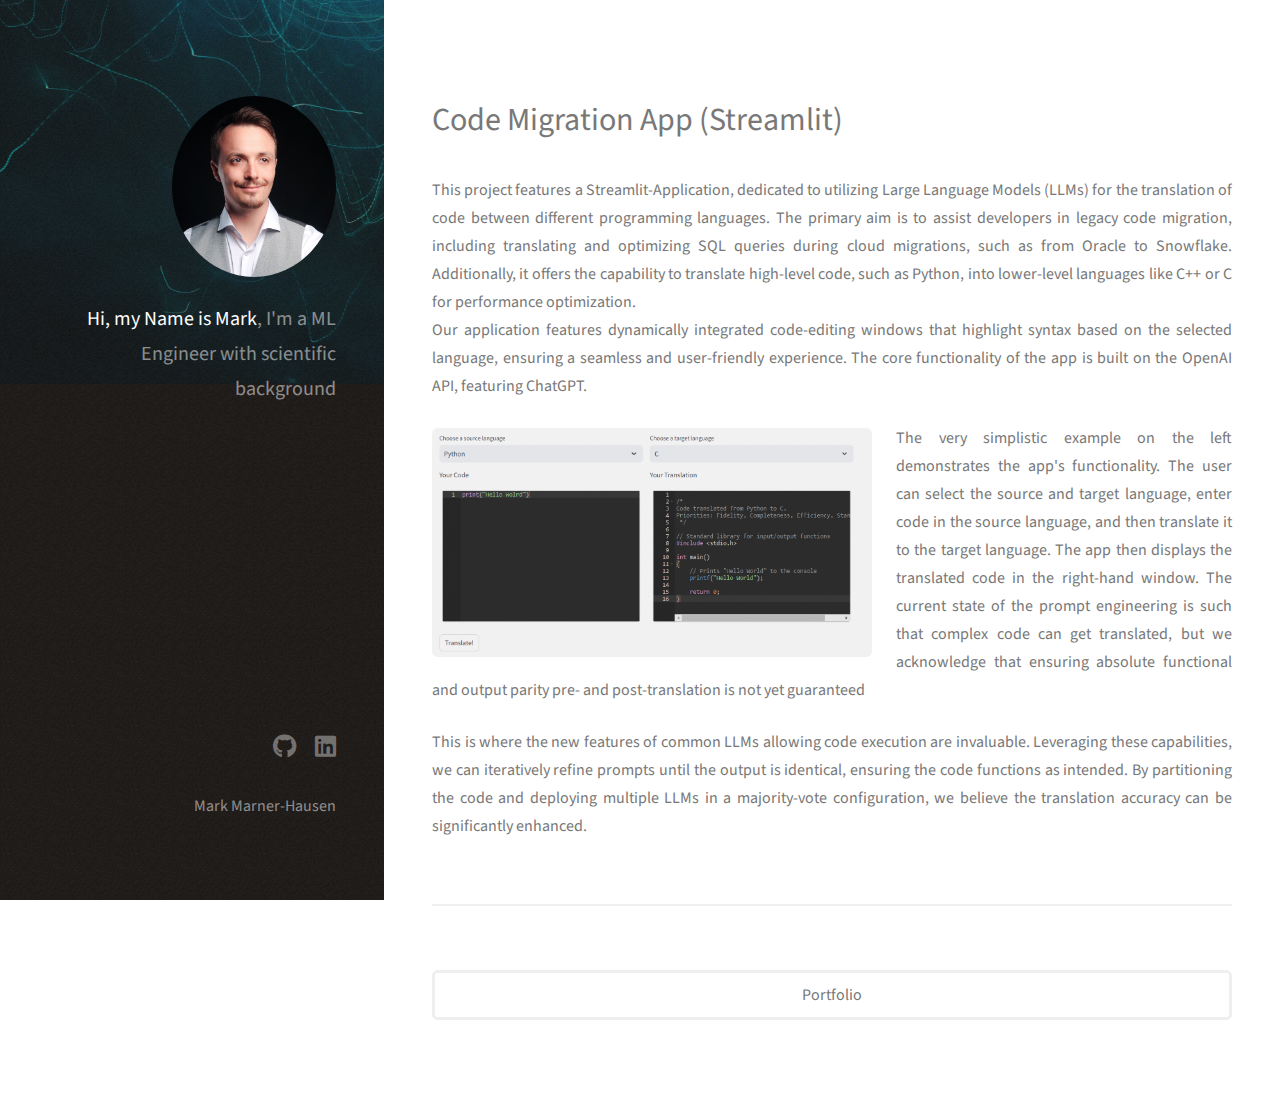
<file: streamlit_app.html>
<!DOCTYPE HTML>
<!--
	Basic structure of Strata from HTML5 UP html5up.net | @ajlkn
	Free for private and commercial use under CCA 3.0 license (html5up.net/license)
	Significant customizations by Mark Marner-Hausen 
-->
<html>
	<head>
		<title>Webpage Marner-Hausen</title>
		<meta charset="utf-8" />
		<meta name="viewport" content="width=device-width, initial-scale=1, user-scalable=no" />
		<link rel="stylesheet" href="assets/css/main.css" />
	</head>
	<body class="is-preload">

		<!-- Header -->
			<header id="header">
				<div class="inner">
					<a class="image avatar"><img src="images/avatar_mark_03.jpg" alt="" /></a>
					<h1><strong>Hi, my Name is Mark</strong>,<br /> 
						I'm a ML Engineer with<br />
						scientific background</a></h1>
				</div>
			</header>

		<!-- Main -->
			<div id="main">

				<!-- One -->
					<section id="one">
						<header class="major">
							<h1>Code Migration App (Streamlit)</h1>

							<p align="justify" style="text-align:justify"><b>
								This project features a Streamlit-Application, dedicated to utilizing Large Language Models (LLMs) 
								for the translation of code between different programming languages. The primary aim is to assist developers in legacy code migration, 
								including translating and optimizing SQL queries during cloud migrations, such as from Oracle to Snowflake. 
								Additionally, it offers the capability to translate high-level code, such as Python, into lower-level languages like C++ or C for performance optimization.
								<br>
								Our application features dynamically integrated code-editing windows that highlight syntax based on the selected language, ensuring 
								a seamless and user-friendly experience. The core functionality of the app is built on the OpenAI API, featuring ChatGPT.  
							</b></p>

							<p align="justify" style="text-align:justify"><b><span class="image left"><img src="images/fulls/streamlit_app.png" alt="" /></span> 
								The very simplistic example on the left demonstrates the app's functionality. The user can select the source and target language,
								enter code in the source language, and then translate it to the target language. The app then displays the translated code in the
								right-hand window. The current state of the prompt engineering is such that complex code can get translated, but 
								we acknowledge that ensuring absolute functional and output parity pre- and post-translation is not yet guaranteed
							</b></p>
							<p align="justify" style="text-align:justify"><b>
								This is where the new features of common LLMs allowing code execution are invaluable. Leveraging these capabilities, we can iteratively 
								refine prompts until the output is identical, ensuring the code functions as intended. By partitioning the code and deploying multiple 
								LLMs in a majority-vote configuration, we believe the translation accuracy can be significantly enhanced.
							</b></p>
						</header>
					</section>

					<section>
								<ul class="actions fit">
									<!--
									<li><a href="XX" class="button fit">Working Paper</a></li>					
									<li><a href="https://github.com/MarkMH/codemigrationapp_dev.git" class="button fit">GitHub</a></li>
									-->	
									<li><a href="index.html" class="button fit">Portfolio</a></li>
									
								</ul>
					</section>
			</div>

		<!-- Footer -->
			<footer id="footer">
				<div class="inner">
					<ul class="icons">
						<br>
						<li><a href="https://github.com/MarkMH" class="icon brands fa-github"><span class="label">Github</span></a></li>
						<li><a href="https://www.linkedin.com/in/mark-marner-hausen-854a3a117/" class="icon brands fa-linkedin"><span class="label">LinkedIn</span></a></li>
					</ul>
					<ul 
					<li><br> Mark Marner-Hausen <br />
						</p>
					</ul>
				</div>
			</footer>
			
		<!-- Scripts -->
			<script src="assets/js/jquery.min.js"></script>
			<script src="assets/js/jquery.poptrox.min.js"></script>
			<script src="assets/js/browser.min.js"></script>
			<script src="assets/js/breakpoints.min.js"></script>
			<script src="assets/js/util.js"></script>
			<script src="assets/js/main.js"></script>

	</body>
</html>
</file>
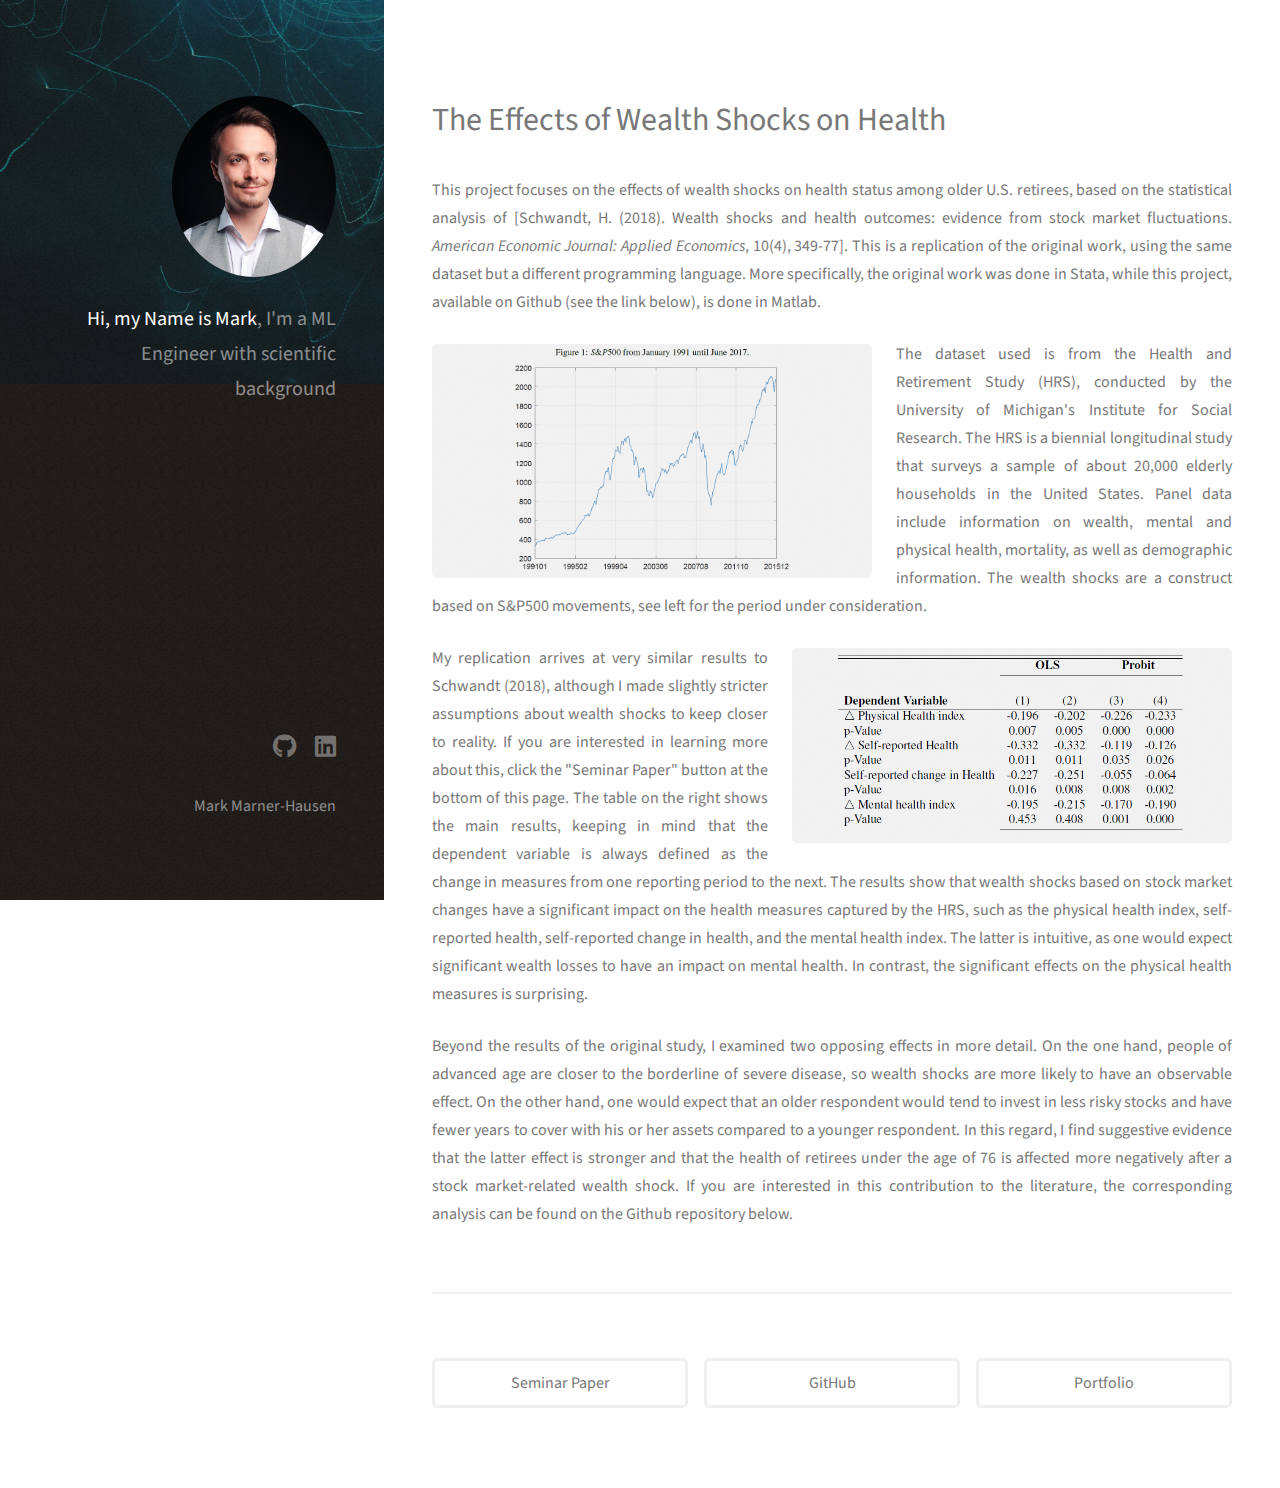
<file: wealth_health.html>
<!DOCTYPE HTML>
<!--
	Basic structure of Strata from HTML5 UP html5up.net | @ajlkn
	Free for private and commercial use under CCA 3.0 license (html5up.net/license)
	Significant customizations by Mark Marner-Hausen 
-->
<html>
	<head>
		<title>Webpage Marner-Hausen</title>
		<meta charset="utf-8" />
		<meta name="viewport" content="width=device-width, initial-scale=1, user-scalable=no" />
		<link rel="stylesheet" href="assets/css/main.css" />
	</head>
	<body class="is-preload">

		<!-- Header -->
			<header id="header">
				<div class="inner">
					<a class="image avatar"><img src="images/avatar_mark_03.jpg" alt="" /></a>
					<h1><strong>Hi, my Name is Mark</strong>,<br /> 
						I'm a ML Engineer with<br />
						scientific background</a></h1>
				</div>
			</header>

		<!-- Main -->
			<div id="main">

				<!-- One -->
					<section id="one">
						<header class="major">
							<h1>The Effects of Wealth Shocks on Health</h1>

							<p align="justify" style="text-align:justify"><b>
								This project focuses on the effects of wealth shocks on health status among older U.S.
								 retirees, based on the statistical analysis of [Schwandt, H. (2018). Wealth shocks and health outcomes: 
								 evidence from stock market fluctuations. <i>American Economic Journal: Applied Economics</i>, 10(4), 349-77]. This 
								 is a replication of the original work, using the same dataset but a different programming language. More 
								 specifically, the original work was done in Stata, while this project, available on Github (see the link 
								 below), is done in Matlab. 								 
							</b></p>

							<p align="justify" style="text-align:justify"><b><span class="image left"><img src="images/fulls/wealth_health_01.png" alt="" /></span> 
								The dataset used is from the Health and Retirement Study (HRS), conducted by the University of Michigan's 
								Institute for Social Research. The HRS is a biennial longitudinal study that surveys a sample of about 20,000 
								elderly households in the United States. Panel data include information on wealth, mental and physical health,
								 mortality, as well as demographic information. The wealth shocks are a construct based on S&P500 movements, 
								 see left for the period under consideration. 
							</b></p>

							<p align="justify" style="text-align:justify"><b><span class="image right"><img src="images/fulls/wealth_health_02.png"  /></span> 
								My replication arrives at very similar results to Schwandt (2018), although I made slightly stricter assumptions
								about wealth shocks to keep closer to reality. If you are interested in learning more about this, click the 
								"Seminar Paper" button at the bottom of this page. The table on the right shows the main results, keeping in
								mind that the dependent variable is always defined as the change in measures from one reporting period to the
								next. The results show that wealth shocks based on stock market changes have a significant impact on the health
								measures captured by the HRS, such as the physical health index, self-reported health, self-reported change
								in health, and the mental health index. The latter is intuitive, as one would expect significant wealth losses
								to have an impact on mental health. In contrast, the significant effects on the physical health measures is
								surprising. 
							</b></p>

							<p align="justify" style="text-align:justify"><b>
								Beyond the results of the original study, I examined two opposing effects in more detail. On the one hand, 
								people of advanced age are closer to the borderline of severe disease, so wealth shocks are more likely to 
								have an observable effect. On the other hand, one would expect that an older respondent would tend to invest 
								in less risky stocks and have fewer years to cover with his or her assets compared to a younger respondent. 
								In this regard, I find suggestive evidence that the latter effect is stronger and that the health of retirees 
								under the age of 76 is affected more negatively after a stock market-related wealth shock. If you are 
								interested in this contribution to the literature, the corresponding analysis can be found on the Github 
								repository below.  
							</b></p>
						</header>
					</section>

					<section>
								<ul class="actions fit">
									<li><a href="https://drive.google.com/file/d/1Xjgu4aHUwrcJwssHIlTDpbpEbHh9lFWd/preview" class="button fit">Seminar Paper</a></li>
									<li><a href="https://github.com/MarkMH/wealth_health" class="button fit">GitHub</a></li>
									<li><a href="index.html" class="button fit">Portfolio</a></li>
								</ul>
					</section>
			</div>

		<!-- Footer -->
			<footer id="footer">
				<div class="inner">
					<ul class="icons">
						<br>
						<li><a href="https://github.com/MarkMH" class="icon brands fa-github"><span class="label">Github</span></a></li>
						<li><a href="https://www.linkedin.com/in/mark-marner-hausen-854a3a117/" class="icon brands fa-linkedin"><span class="label">LinkedIn</span></a></li>
					</ul>
					<ul 
					<li><br> Mark Marner-Hausen <br />
						</p>
					</ul>
				</div>
			</footer>

		<!-- Scripts -->
			<script src="assets/js/jquery.min.js"></script>
			<script src="assets/js/jquery.poptrox.min.js"></script>
			<script src="assets/js/browser.min.js"></script>
			<script src="assets/js/breakpoints.min.js"></script>
			<script src="assets/js/util.js"></script>
			<script src="assets/js/main.js"></script>

	</body>
</html>
</file>
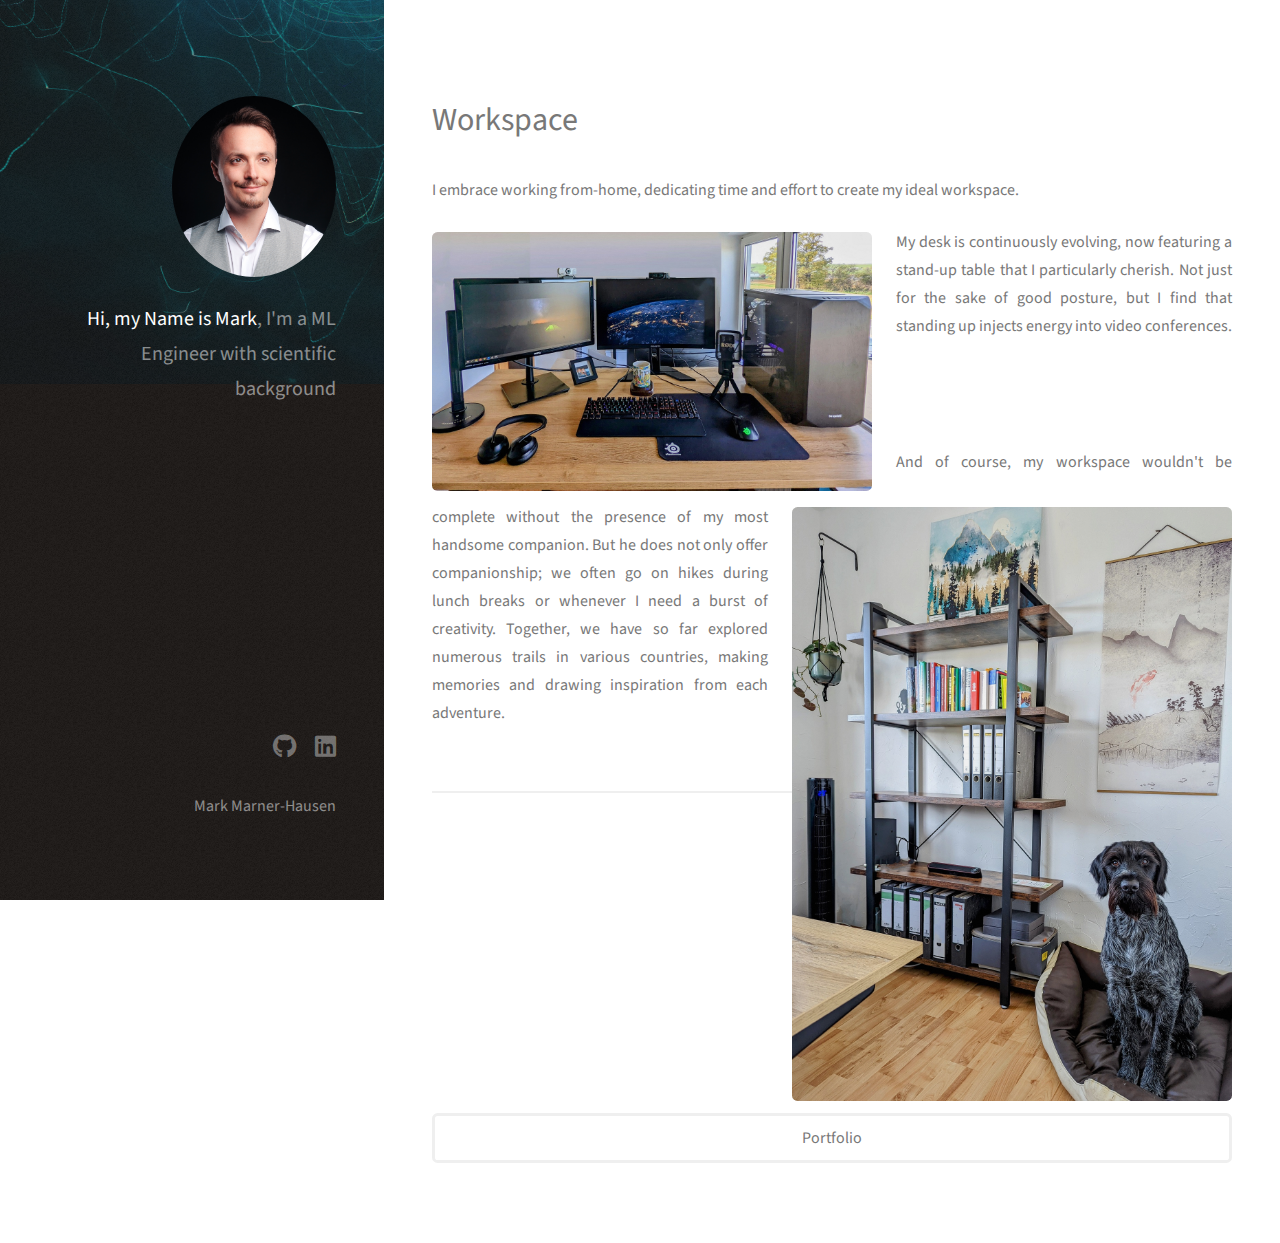
<file: workspace.html>
<!DOCTYPE HTML>
<!--
	Basic structure of Strata from HTML5 UP html5up.net | @ajlkn
	Free for private and commercial use under CCA 3.0 license (html5up.net/license)
	Significant customizations by Mark Marner-Hausen 
-->
<html>
	<head>
		<title>Webpage Marner-Hausen</title>
		<meta charset="utf-8" />
		<meta name="viewport" content="width=device-width, initial-scale=1, user-scalable=no" />
		<link rel="stylesheet" href="assets/css/main.css" />
	</head>
	<body class="is-preload">

		<!-- Header -->
			<header id="header">
				<div class="inner">
					<a class="image avatar"><img src="images/avatar_mark_03.jpg" alt="" /></a>
					<h1><strong>Hi, my Name is Mark</strong>,<br /> 
						I'm a ML Engineer with<br />
						scientific background</a></h1>
				</div>
			</header>

		<!-- Main -->
			<div id="main">

				<!-- One -->
					<section id="one">
						<header class="major">
							<h1>Workspace</h1>

							<p align="justify" style="text-align:justify"><b>
								I embrace working from-home, dedicating time and effort to create my ideal workspace.
							</b></p>
							

							<p align="justify" style="text-align:justify"><b><span class="image left"><img src="images/fulls/workspace_pc.jpg" alt="" /></span> 
								My desk is continuously evolving, now featuring a stand-up table that I particularly cherish. Not just for the sake of good posture, 
								but I find that standing up injects energy into video conferences.
								<br>
								<br>
								<br>
								<br>
							</b></p>


							<p align="justify" style="text-align:justify"><b><span class="image right"><img src="images/fulls/workspace_dog.jpg"  /></span> 
								And of course, my workspace wouldn't be complete without the 
								presence of my most handsome companion. But he does not only offer companionship; we often go on hikes during lunch breaks or whenever I need a burst 
								of creativity. Together, we have so far explored numerous trails in various countries, making memories and drawing inspiration from each adventure.
								<!--
								<li>AMD RYZEN 5 3600 6- Core Processor </li>
								<li>Corsair 16GB x2 memory </li>
								<li>Samsung SSD 970 EVO </li> 
								<li><a href="https://www.amazon.de/Rode-Studioqualit%C3%A4t-USB-Kondensatormikrofon-Tischstativ-Popschutz/dp/B00KQPGRRE/ref=sr_1_3?crid=2YU35HCNZSZIV&keywords=rode+mikrofon&qid=1668175023&sprefix=rode+%2Caps%2C84&sr=8-3 "> 
									RØDE NT-USB Microphone </a></li>
								<li><a href="https://www.amazon.de/gp/product/B006A2Q81M/ref=ppx_yo_dt_b_asin_title_o04_s00?ie=UTF8&psc=1"> Logitech C920 HD  </a></li>
								<li><a href="https://www.amazon.de/gp/product/B07T4VRZCK/ref=ppx_yo_dt_b_asin_image_o05_s00?ie=UTF8&psc=1"> SteelSeries Apex 7 </a></li>
								<li><a href="https://www.amazon.de/gp/product/B073XMJMWJ/ref=ppx_yo_dt_b_asin_image_o00_s00?ie=UTF8&psc=1"> SteelSeries Rival 310 </a></li>
								<li><a href="https://www.amazon.de/Bose-Noise-Cancelling-Headphones-Schwarz/dp/B07Q9MJKBV/ref=sr_1_2?crid=Y4K8MCVK81VB&keywords=bose+700&qid=1668175139&sprefix=Bose+%2Caps%2C103&sr=8-2"> Bose Noise Cancelling Headphones 700  </a></li>
								-->
							</b></p>
						</header>
					</section>

					<section>
								<ul class="actions fit">
									<!--
									<li><a href="XX" class="button fit">Working Paper</a></li>								
									<li><a href="XX" class="button fit">GitHub</a></li>
									-->
									<li><a href="index.html" class="button fit">Portfolio</a></li>
									
								</ul>
					</section>
			</div>

		<!-- Footer -->
		<footer id="footer">
			<div class="inner">
				<ul class="icons">
					<br>
					<li><a href="https://github.com/MarkMH" class="icon brands fa-github"><span class="label">Github</span></a></li>
					<li><a href="https://www.linkedin.com/in/mark-marner-hausen-854a3a117/" class="icon brands fa-linkedin"><span class="label">LinkedIn</span></a></li>
				</ul>
				<ul 
				<li><br> Mark Marner-Hausen <br />
					</p>
				</ul>
			</div>
		</footer>
		
		<!-- Scripts -->
			<script src="assets/js/jquery.min.js"></script>
			<script src="assets/js/jquery.poptrox.min.js"></script>
			<script src="assets/js/browser.min.js"></script>
			<script src="assets/js/breakpoints.min.js"></script>
			<script src="assets/js/util.js"></script>
			<script src="assets/js/main.js"></script>

	</body>
</html>
</file>
<file: assets/css/main.css>
@import url("fontawesome-all.min.css");
@import url("https://fonts.googleapis.com/css?family=Source+Sans+Pro:400,400italic");

/*
	Basic structure of Strata from HTML5 UP html5up.net | @ajlkn
	Free for private and commercial use under CCA 3.0 license (html5up.net/license)
	Significant customizations by Mark Marner-Hausen 
*/

html, body, div, span, applet, object,
iframe, h1, h2, h3, h4, h5, h6, p, blockquote,
pre, a, abbr, acronym, address, big, cite,
code, del, dfn, em, img, ins, kbd, q, s, samp,
small, strike, strong, sub, sup, tt, var, b,
u, i, center, dl, dt, dd, ol, ul, li, fieldset,
form, label, legend, table, caption, tbody,
tfoot, thead, tr, th, td, article, aside,
canvas, details, embed, figure, figcaption,
footer, header, hgroup, menu, nav, output, ruby,
section, summary, time, mark, audio, video {
	margin: 0;
	padding: 0;
	border: 0;
	font-size: 100%;
	font: inherit;
	vertical-align: baseline;}

article, aside, details, figcaption, figure,
footer, header, hgroup, menu, nav, section {
	display: block;}

#more {display: none;};


body {
	line-height: 1
	
}

ol, ul {
	list-style: none;
}

blockquote, q {
	quotes: none;
}

	blockquote:before, blockquote:after, q:before, q:after {
		content: '';
		content: none;
	}

table {
	border-collapse: collapse;
	border-spacing: 0;
}

body {
	-webkit-text-size-adjust: none;
}

mark {
	background-color: transparent;
	color: inherit;
}

input::-moz-focus-inner {
	border: 0;
	padding: 0;
}

input, select, textarea {
	-moz-appearance: none;
	-webkit-appearance: none;
	-ms-appearance: none;
	appearance: none;
}

/* Basic */
	html {
		box-sizing: border-box;
	}

	*, *:before, *:after {
		box-sizing: inherit;
	}

	body {
		background: #fff;
	}

		body.is-preload *, body.is-preload *:before, body.is-preload *:after {
			-moz-animation: none !important;
			-webkit-animation: none !important;
			-ms-animation: none !important;
			animation: none !important;
			-moz-transition: none !important;
			-webkit-transition: none !important;
			-ms-transition: none !important;
			transition: none !important;
		}

	body, input, select, textarea {
		color: #a2a2a2;
		font-family: "Source Sans Pro", Helvetica, sans-serif;
		font-size: 16pt;
		font-weight: 400;
		line-height: 1.75em;
	}

	a {
		-moz-transition: color 0.2s ease-in-out, border-color 0.2s ease-in-out;
		-webkit-transition: color 0.2s ease-in-out, border-color 0.2s ease-in-out;
		-ms-transition: color 0.2s ease-in-out, border-color 0.2s ease-in-out;
		transition: color 0.2s ease-in-out, border-color 0.2s ease-in-out;
		border-bottom: dotted 1px;
		color: #49bf9d;
		text-decoration: none;
	}

		a:hover {
			border-bottom-color: transparent;
			color: #49bf9d !important;
			text-decoration: none;
		}

	strong, b {
		color: #787878;
		font-weight: 400;
	}

	em, i {
		font-style: italic;
	}

	p {
		margin: 0 0 2em 0;
	}

	h1, h2, h3, h4, h5, h6 {
		color: #787878;
		font-weight: 400;
		line-height: 1em;
		margin: 0 0 1em 0;
	}

		h1 a, h2 a, h3 a, h4 a, h5 a, h6 a {
			color: inherit;
			text-decoration: none;
		}

	h1 {
		font-size: 2em;
		line-height: 1.5em;
	}

	h2 {
		font-size: 1.5em;
		line-height: 1.5em;
	}

	h3 {
		font-size: 1.25em;
		line-height: 1.5em;
	}

	h4 {
		font-size: 1.1em;
		line-height: 1.5em;
	}

	h5 {
		font-size: 0.9em;
		line-height: 1.5em;
	}

	h6 {
		font-size: 0.7em;
		line-height: 1.5em;
	}

	sub {
		font-size: 0.8em;
		position: relative;
		top: 0.5em;
	}

	sup {
		font-size: 0.8em;
		position: relative;
		top: -0.5em;
	}

	hr {
		border: 0;
		border-bottom: solid 2px #efefef;
		margin: 2em 0;
	}

		hr.major {
			margin: 3em 0;
		}

	blockquote {
		border-left: solid 6px #efefef;
		font-style: italic;
		margin: 0 0 2em 0;
		padding: 0.5em 0 0.5em 1.5em;
	}

	code {
		background: #f7f7f7;
		border-radius: 0.35em;
		border: solid 2px #efefef;
		font-family: "Courier New", monospace;
		font-size: 0.9em;
		margin: 0 0.25em;
		padding: 0.25em 0.65em;
	}

	pre {
		-webkit-overflow-scrolling: touch;
		font-family: "Courier New", monospace;
		font-size: 0.9em;
		margin: 0 0 2em 0;
	}

		pre code {
			display: block;
			line-height: 1.75em;
			padding: 1em 1.5em;
			overflow-x: auto;
		}

	.align-left {
		text-align: left;
	}

	.align-center {
		text-align: center;
	}

	.align-right {
		text-align: right;
	}
	
	.hidden {
		display: none;
	}

/* Container */

	.container {
		margin: 0 auto;
		max-width: calc(100% - 4em);
		width: 100%;
	}

		.container.xsmall {
			width: 25%;
		}

		.container.small {
			width: 50%;
		}

		.container.medium {
			width: 75%;
		}

		.container.large {
			width: 125%;
		}

		.container.xlarge {
			width: 150%;
		}

		.container.max {
			width: 100%;
		}

		@media screen and (max-width: 980px) {

			.container {
				width: 100% !important;
				max-width: 100% !important;
			}

		}

		@media screen and (max-width: 480px) {

			.container {
				max-width: calc(100% - 3em);
			}

		}

/* Row */
	.row {
		display: flex;
		flex-wrap: wrap;
		box-sizing: border-box;
		align-items: stretch;
	}

		.row > * {
				box-sizing: border-box;
		}

		.row.gtr-uniform > * > :last-child {
			margin-bottom: 0;
		}

		.row.aln-left {
			justify-content: flex-start;
		}

		.row.aln-center {
			justify-content: center;
		}

		.row.aln-right {
			justify-content: flex-end;
		}

		.row.aln-top {
			align-items: flex-start;
		}

		.row.aln-middle {
			align-items: center;
		}

		.row.aln-bottom {
			align-items: flex-end;
		}

		.row > .imp {
			order: -1;
		}

		.row > .col-1 {
			width: 8.33333%;
		}

		.row > .off-1 {
			margin-left: 8.33333%;
		}

		.row > .col-2 {
			width: 16.66667%;
		}

		.row > .off-2 {
			margin-left: 16.66667%;
		}

		.row > .col-3 {
			width: 25%;
		}

		.row > .off-3 {
			margin-left: 25%;
		}

		.row > .col-4 {
			width: 33.33333%;
		}

		.row > .off-4 {
			margin-left: 33.33333%;
		}

		.row > .col-5 {
			width: 41.66667%;
		}

		.row > .off-5 {
			margin-left: 41.66667%;
		}

		.row > .col-6 {
			width: 50%;
		}

		.row > .off-6 {
			margin-left: 50%;
		}

		.row > .col-7 {
			width: 58.33333%;
		}

		.row > .off-7 {
			margin-left: 58.33333%;
		}

		.row > .col-8 {
			width: 66.66667%;
		}

		.row > .off-8 {
			margin-left: 66.66667%;
		}

		.row > .col-9 {
			width: 75%;
		}

		.row > .off-9 {
			margin-left: 75%;
		}

		.row > .col-10 {
			width: 83.33333%;
		}

		.row > .off-10 {
			margin-left: 83.33333%;
		}

		.row > .col-11 {
			width: 91.66667%;
		}

		.row > .off-11 {
			margin-left: 91.66667%;
		}

		.row > .col-12 {
			width: 100%;
		}

		.row > .off-12 {
			margin-left: 100%;
		}

		.row.gtr-0 {
			margin-top: 0;
			margin-left: 0em;
		}

			.row.gtr-0 > * {
				padding: 0 0 0 0em;
			}

			.row.gtr-0.gtr-uniform {
				margin-top: 0em;
			}

				.row.gtr-0.gtr-uniform > * {
					padding-top: 0em;
				}

		.row.gtr-25 {
			margin-top: 0;
			margin-left: -0.625em;
		}

			.row.gtr-25 > * {
				padding: 0 0 0 0.625em;
			}

			.row.gtr-25.gtr-uniform {
				margin-top: -0.625em;
			}

				.row.gtr-25.gtr-uniform > * {
					padding-top: 0.625em;
				}

		.row.gtr-50 {
			margin-top: 0;
			margin-left: -1.25em;
		}

			.row.gtr-50 > * {
				padding: 0 0 0 1.25em;
			}

			.row.gtr-50.gtr-uniform {
				margin-top: -1.25em;
			}

				.row.gtr-50.gtr-uniform > * {
					padding-top: 1.25em;
				}

		.row {
			margin-top: 0;
			margin-left: -2.5em;
		}

			.row > * {
				padding: 0 0 0 2.5em;
			}

			.row.gtr-uniform {
				margin-top: -2.5em;
			}

				.row.gtr-uniform > * {
					padding-top: 2.5em;
				}

		.row.gtr-150 {
			margin-top: 0;
			margin-left: -3.75em;
		}

			.row.gtr-150 > * {
				padding: 0 0 0 3.75em;
			}

			.row.gtr-150.gtr-uniform {
				margin-top: -3.75em;
			}

				.row.gtr-150.gtr-uniform > * {
					padding-top: 3.75em;
				}

		.row.gtr-200 {
			margin-top: 0;
			margin-left: -5em;
		}

			.row.gtr-200 > * {
				padding: 0 0 0 5em;
			}

			.row.gtr-200.gtr-uniform {
				margin-top: -5em;
			}

				.row.gtr-200.gtr-uniform > * {
					padding-top: 5em;
				}

		@media screen and (max-width: 1800px) {

			.row {
				display: flex;
				flex-wrap: wrap;
				box-sizing: border-box;
				align-items: stretch;
			}

				.row > * {
					box-sizing: border-box;
				}

				.row.gtr-uniform > * > :last-child {
					margin-bottom: 0;
				}

				.row.aln-left {
					justify-content: flex-start;
				}

				.row.aln-center {
					justify-content: center;
				}

				.row.aln-right {
					justify-content: flex-end;
				}

				.row.aln-top {
					align-items: flex-start;
				}

				.row.aln-middle {
					align-items: center;
				}

				.row.aln-bottom {
					align-items: flex-end;
				}

				.row > .imp-xlarge {
					order: -1;
				}

				.row > .col-1-xlarge {
					width: 8.33333%;
				}

				.row > .off-1-xlarge {
					margin-left: 8.33333%;
				}

				.row > .col-2-xlarge {
					width: 16.66667%;
				}

				.row > .off-2-xlarge {
					margin-left: 16.66667%;
				}

				.row > .col-3-xlarge {
					width: 25%;
				}

				.row > .off-3-xlarge {
					margin-left: 25%;
				}

				.row > .col-4-xlarge {
					width: 33.33333%;
				}

				.row > .off-4-xlarge {
					margin-left: 33.33333%;
				}

				.row > .col-5-xlarge {
					width: 41.66667%;
				}

				.row > .off-5-xlarge {
					margin-left: 41.66667%;
				}

				.row > .col-6-xlarge {
					width: 50%;
				}

				.row > .off-6-xlarge {
					margin-left: 50%;
				}

				.row > .col-7-xlarge {
					width: 58.33333%;
				}

				.row > .off-7-xlarge {
					margin-left: 58.33333%;
				}

				.row > .col-8-xlarge {
					width: 66.66667%;
				}

				.row > .off-8-xlarge {
					margin-left: 66.66667%;
				}

				.row > .col-9-xlarge {
					width: 75%;
				}

				.row > .off-9-xlarge {
					margin-left: 75%;
				}

				.row > .col-10-xlarge {
					width: 83.33333%;
				}

				.row > .off-10-xlarge {
					margin-left: 83.33333%;
				}

				.row > .col-11-xlarge {
					width: 91.66667%;
				}

				.row > .off-11-xlarge {
					margin-left: 91.66667%;
				}

				.row > .col-12-xlarge {
					width: 100%;
				}

				.row > .off-12-xlarge {
					margin-left: 100%;
				}

				.row.gtr-0 {
					margin-top: 0;
					margin-left: 0em;
				}

					.row.gtr-0 > * {
						padding: 0 0 0 0em;
					}

					.row.gtr-0.gtr-uniform {
						margin-top: 0em;
					}

						.row.gtr-0.gtr-uniform > * {
							padding-top: 0em;
						}

				.row.gtr-25 {
					margin-top: 0;
					margin-left: -0.625em;
				}

					.row.gtr-25 > * {
						padding: 0 0 0 0.625em;
					}

					.row.gtr-25.gtr-uniform {
						margin-top: -0.625em;
					}

						.row.gtr-25.gtr-uniform > * {
							padding-top: 0.625em;
						}

				.row.gtr-50 {
					margin-top: 0;
					margin-left: -1.25em;
				}

					.row.gtr-50 > * {
						padding: 0 0 0 1.25em;
					}

					.row.gtr-50.gtr-uniform {
						margin-top: -1.25em;
					}

						.row.gtr-50.gtr-uniform > * {
							padding-top: 1.25em;
						}

				.row {
					margin-top: 0;
					margin-left: -2.5em;
				}

					.row > * {
						padding: 0 0 0 2.5em;
					}

					.row.gtr-uniform {
						margin-top: -2.5em;
					}

						.row.gtr-uniform > * {
							padding-top: 2.5em;
						}

				.row.gtr-150 {
					margin-top: 0;
					margin-left: -3.75em;
				}

					.row.gtr-150 > * {
						padding: 0 0 0 3.75em;
					}

					.row.gtr-150.gtr-uniform {
						margin-top: -3.75em;
					}

						.row.gtr-150.gtr-uniform > * {
							padding-top: 3.75em;
						}

				.row.gtr-200 {
					margin-top: 0;
					margin-left: -5em;
				}

					.row.gtr-200 > * {
						padding: 0 0 0 5em;
					}

					.row.gtr-200.gtr-uniform {
						margin-top: -5em;
					}

						.row.gtr-200.gtr-uniform > * {
							padding-top: 5em;
						}

		}

		@media screen and (max-width: 1280px) {

			.row {
				display: flex;
				flex-wrap: wrap;
				box-sizing: border-box;
				align-items: stretch;
			}

				.row > * {
					box-sizing: border-box;
				}

				.row.gtr-uniform > * > :last-child {
					margin-bottom: 0;
				}

				.row.aln-left {
					justify-content: flex-start;
				}

				.row.aln-center {
					justify-content: center;
				}

				.row.aln-right {
					justify-content: flex-end;
				}

				.row.aln-top {
					align-items: flex-start;
				}

				.row.aln-middle {
					align-items: center;
				}

				.row.aln-bottom {
					align-items: flex-end;
				}

				.row > .imp-large {
					order: -1;
				}

				.row > .col-1-large {
					width: 8.33333%;
				}

				.row > .off-1-large {
					margin-left: 8.33333%;
				}

				.row > .col-2-large {
					width: 16.66667%;
				}

				.row > .off-2-large {
					margin-left: 16.66667%;
				}

				.row > .col-3-large {
					width: 25%;
				}

				.row > .off-3-large {
					margin-left: 25%;
				}

				.row > .col-4-large {
					width: 33.33333%;
				}

				.row > .off-4-large {
					margin-left: 33.33333%;
				}

				.row > .col-5-large {
					width: 41.66667%;
				}

				.row > .off-5-large {
					margin-left: 41.66667%;
				}

				.row > .col-6-large {
					width: 50%;
				}

				.row > .off-6-large {
					margin-left: 50%;
				}

				.row > .col-7-large {
					width: 58.33333%;
				}

				.row > .off-7-large {
					margin-left: 58.33333%;
				}

				.row > .col-8-large {
					width: 66.66667%;
				}

				.row > .off-8-large {
					margin-left: 66.66667%;
				}

				.row > .col-9-large {
					width: 75%;
				}

				.row > .off-9-large {
					margin-left: 75%;
				}

				.row > .col-10-large {
					width: 83.33333%;
				}

				.row > .off-10-large {
					margin-left: 83.33333%;
				}

				.row > .col-11-large {
					width: 91.66667%;
				}

				.row > .off-11-large {
					margin-left: 91.66667%;
				}

				.row > .col-12-large {
					width: 100%;
				}

				.row > .off-12-large {
					margin-left: 100%;
				}

				.row.gtr-0 {
					margin-top: 0;
					margin-left: 0em;
				}

					.row.gtr-0 > * {
						padding: 0 0 0 0em;
					}

					.row.gtr-0.gtr-uniform {
						margin-top: 0em;
					}

						.row.gtr-0.gtr-uniform > * {
							padding-top: 0em;
						}

				.row.gtr-25 {
					margin-top: 0;
					margin-left: -0.5em;
				}

					.row.gtr-25 > * {
						padding: 0 0 0 0.5em;
					}

					.row.gtr-25.gtr-uniform {
						margin-top: -0.5em;
					}

						.row.gtr-25.gtr-uniform > * {
							padding-top: 0.5em;
						}

				.row.gtr-50 {
					margin-top: 0;
					margin-left: -1em;
				}

					.row.gtr-50 > * {
						padding: 0 0 0 1em;
					}

					.row.gtr-50.gtr-uniform {
						margin-top: -1em;
					}

						.row.gtr-50.gtr-uniform > * {
							padding-top: 1em;
						}

				.row {
					margin-top: 0;
					margin-left: -2em;
				}

					.row > * {
						padding: 0 0 0 2em;
					}

					.row.gtr-uniform {
						margin-top: -2em;
					}

						.row.gtr-uniform > * {
							padding-top: 2em;
						}

				.row.gtr-150 {
					margin-top: 0;
					margin-left: -3em;
				}

					.row.gtr-150 > * {
						padding: 0 0 0 3em;
					}

					.row.gtr-150.gtr-uniform {
						margin-top: -3em;
					}

						.row.gtr-150.gtr-uniform > * {
							padding-top: 3em;
						}

				.row.gtr-200 {
					margin-top: 0;
					margin-left: -4em;
				}

					.row.gtr-200 > * {
						padding: 0 0 0 4em;
					}

					.row.gtr-200.gtr-uniform {
						margin-top: -4em;
					}

						.row.gtr-200.gtr-uniform > * {
							padding-top: 4em;
						}

		}

		@media screen and (max-width: 980px) {

			.row {
				display: flex;
				flex-wrap: wrap;
				box-sizing: border-box;
				align-items: stretch;
			}

				.row > * {
					box-sizing: border-box;
				}

				.row.gtr-uniform > * > :last-child {
					margin-bottom: 0;
				}

				.row.aln-left {
					justify-content: flex-start;
				}

				.row.aln-center {
					justify-content: center;
				}

				.row.aln-right {
					justify-content: flex-end;
				}

				.row.aln-top {
					align-items: flex-start;
				}

				.row.aln-middle {
					align-items: center;
				}

				.row.aln-bottom {
					align-items: flex-end;
				}

				.row > .imp-medium {
					order: -1;
				}

				.row > .col-1-medium {
					width: 8.33333%;
				}

				.row > .off-1-medium {
					margin-left: 8.33333%;
				}

				.row > .col-2-medium {
					width: 16.66667%;
				}

				.row > .off-2-medium {
					margin-left: 16.66667%;
				}

				.row > .col-3-medium {
					width: 25%;
				}

				.row > .off-3-medium {
					margin-left: 25%;
				}

				.row > .col-4-medium {
					width: 33.33333%;
				}

				.row > .off-4-medium {
					margin-left: 33.33333%;
				}

				.row > .col-5-medium {
					width: 41.66667%;
				}

				.row > .off-5-medium {
					margin-left: 41.66667%;
				}

				.row > .col-6-medium {
					width: 50%;
				}

				.row > .off-6-medium {
					margin-left: 50%;
				}

				.row > .col-7-medium {
					width: 58.33333%;
				}

				.row > .off-7-medium {
					margin-left: 58.33333%;
				}

				.row > .col-8-medium {
					width: 66.66667%;
				}

				.row > .off-8-medium {
					margin-left: 66.66667%;
				}

				.row > .col-9-medium {
					width: 75%;
				}

				.row > .off-9-medium {
					margin-left: 75%;
				}

				.row > .col-10-medium {
					width: 83.33333%;
				}

				.row > .off-10-medium {
					margin-left: 83.33333%;
				}

				.row > .col-11-medium {
					width: 91.66667%;
				}

				.row > .off-11-medium {
					margin-left: 91.66667%;
				}

				.row > .col-12-medium {
					width: 100%;
				}

				.row > .off-12-medium {
					margin-left: 100%;
				}

				.row.gtr-0 {
					margin-top: 0;
					margin-left: 0em;
				}

					.row.gtr-0 > * {
						padding: 0 0 0 0em;
					}

					.row.gtr-0.gtr-uniform {
						margin-top: 0em;
					}

						.row.gtr-0.gtr-uniform > * {
							padding-top: 0em;
						}

				.row.gtr-25 {
					margin-top: 0;
					margin-left: -0.5em;
				}

					.row.gtr-25 > * {
						padding: 0 0 0 0.5em;
					}

					.row.gtr-25.gtr-uniform {
						margin-top: -0.5em;
					}

						.row.gtr-25.gtr-uniform > * {
							padding-top: 0.5em;
						}

				.row.gtr-50 {
					margin-top: 0;
					margin-left: -1em;
				}

					.row.gtr-50 > * {
						padding: 0 0 0 1em;
					}

					.row.gtr-50.gtr-uniform {
						margin-top: -1em;
					}

						.row.gtr-50.gtr-uniform > * {
							padding-top: 1em;
						}

				.row {
					margin-top: 0;
					margin-left: -2em;
				}

					.row > * {
						padding: 0 0 0 2em;
					}

					.row.gtr-uniform {
						margin-top: -2em;
					}

						.row.gtr-uniform > * {
							padding-top: 2em;
						}

				.row.gtr-150 {
					margin-top: 0;
					margin-left: -3em;
				}

					.row.gtr-150 > * {
						padding: 0 0 0 3em;
					}

					.row.gtr-150.gtr-uniform {
						margin-top: -3em;
					}

						.row.gtr-150.gtr-uniform > * {
							padding-top: 3em;
						}

				.row.gtr-200 {
					margin-top: 0;
					margin-left: -4em;
				}

					.row.gtr-200 > * {
						padding: 0 0 0 4em;
					}

					.row.gtr-200.gtr-uniform {
						margin-top: -4em;
					}

						.row.gtr-200.gtr-uniform > * {
							padding-top: 4em;
						}

		}

		@media screen and (max-width: 736px) {

			.row {
				display: flex;
				flex-wrap: wrap;
				box-sizing: border-box;
				align-items: stretch;
			}

				.row > * {
					box-sizing: border-box;
				}

				.row.gtr-uniform > * > :last-child {
					margin-bottom: 0;
				}

				.row.aln-left {
					justify-content: flex-start;
				}

				.row.aln-center {
					justify-content: center;
				}

				.row.aln-right {
					justify-content: flex-end;
				}

				.row.aln-top {
					align-items: flex-start;
				}

				.row.aln-middle {
					align-items: center;
				}

				.row.aln-bottom {
					align-items: flex-end;
				}

				.row > .imp-small {
					order: -1;
				}

				.row > .col-1-small {
					width: 8.33333%;
				}

				.row > .off-1-small {
					margin-left: 8.33333%;
				}

				.row > .col-2-small {
					width: 16.66667%;
				}

				.row > .off-2-small {
					margin-left: 16.66667%;
				}

				.row > .col-3-small {
					width: 25%;
				}

				.row > .off-3-small {
					margin-left: 25%;
				}

				.row > .col-4-small {
					width: 33.33333%;
				}

				.row > .off-4-small {
					margin-left: 33.33333%;
				}

				.row > .col-5-small {
					width: 41.66667%;
				}

				.row > .off-5-small {
					margin-left: 41.66667%;
				}

				.row > .col-6-small {
					width: 50%;
				}

				.row > .off-6-small {
					margin-left: 50%;
				}

				.row > .col-7-small {
					width: 58.33333%;
				}

				.row > .off-7-small {
					margin-left: 58.33333%;
				}

				.row > .col-8-small {
					width: 66.66667%;
				}

				.row > .off-8-small {
					margin-left: 66.66667%;
				}

				.row > .col-9-small {
					width: 75%;
				}

				.row > .off-9-small {
					margin-left: 75%;
				}

				.row > .col-10-small {
					width: 83.33333%;
				}

				.row > .off-10-small {
					margin-left: 83.33333%;
				}

				.row > .col-11-small {
					width: 91.66667%;
				}

				.row > .off-11-small {
					margin-left: 91.66667%;
				}

				.row > .col-12-small {
					width: 100%;
				}

				.row > .off-12-small {
					margin-left: 100%;
				}

				.row.gtr-0 {
					margin-top: 0;
					margin-left: 0em;
				}

					.row.gtr-0 > * {
						padding: 0 0 0 0em;
					}

					.row.gtr-0.gtr-uniform {
						margin-top: 0em;
					}

						.row.gtr-0.gtr-uniform > * {
							padding-top: 0em;
						}

				.row.gtr-25 {
					margin-top: 0;
					margin-left: -0.375em;
				}

					.row.gtr-25 > * {
						padding: 0 0 0 0.375em;
					}

					.row.gtr-25.gtr-uniform {
						margin-top: -0.375em;
					}

						.row.gtr-25.gtr-uniform > * {
							padding-top: 0.375em;
						}

				.row.gtr-50 {
					margin-top: 0;
					margin-left: -0.75em;
				}

					.row.gtr-50 > * {
						padding: 0 0 0 0.75em;
					}

					.row.gtr-50.gtr-uniform {
						margin-top: -0.75em;
					}

						.row.gtr-50.gtr-uniform > * {
							padding-top: 0.75em;
						}

				.row {
					margin-top: 0;
					margin-left: -1.5em;
				}

					.row > * {
						padding: 0 0 0 1.5em;
					}

					.row.gtr-uniform {
						margin-top: -1.5em;
					}

						.row.gtr-uniform > * {
							padding-top: 1.5em;
						}

				.row.gtr-150 {
					margin-top: 0;
					margin-left: -2.25em;
				}

					.row.gtr-150 > * {
						padding: 0 0 0 2.25em;
					}

					.row.gtr-150.gtr-uniform {
						margin-top: -2.25em;
					}

						.row.gtr-150.gtr-uniform > * {
							padding-top: 2.25em;
						}

				.row.gtr-200 {
					margin-top: 0;
					margin-left: -3em;
				}

					.row.gtr-200 > * {
						padding: 0 0 0 3em;
					}

					.row.gtr-200.gtr-uniform {
						margin-top: -3em;
					}

						.row.gtr-200.gtr-uniform > * {
							padding-top: 3em;
						}

		}

		@media screen and (max-width: 480px) {

			.row {
				display: flex;
				flex-wrap: wrap;
				box-sizing: border-box;
				align-items: stretch;
			}

				.row > * {
					box-sizing: border-box;
				}

				.row.gtr-uniform > * > :last-child {
					margin-bottom: 0;
				}

				.row.aln-left {
					justify-content: flex-start;
				}

				.row.aln-center {
					justify-content: center;
				}

				.row.aln-right {
					justify-content: flex-end;
				}

				.row.aln-top {
					align-items: flex-start;
				}

				.row.aln-middle {
					align-items: center;
				}

				.row.aln-bottom {
					align-items: flex-end;
				}

				.row > .imp-xsmall {
					order: -1;
				}

				.row > .col-1-xsmall {
					width: 8.33333%;
				}

				.row > .off-1-xsmall {
					margin-left: 8.33333%;
				}

				.row > .col-2-xsmall {
					width: 16.66667%;
				}

				.row > .off-2-xsmall {
					margin-left: 16.66667%;
				}

				.row > .col-3-xsmall {
					width: 25%;
				}

				.row > .off-3-xsmall {
					margin-left: 25%;
				}

				.row > .col-4-xsmall {
					width: 33.33333%;
				}

				.row > .off-4-xsmall {
					margin-left: 33.33333%;
				}

				.row > .col-5-xsmall {
					width: 41.66667%;
				}

				.row > .off-5-xsmall {
					margin-left: 41.66667%;
				}

				.row > .col-6-xsmall {
					width: 50%;
				}

				.row > .off-6-xsmall {
					margin-left: 50%;
				}

				.row > .col-7-xsmall {
					width: 58.33333%;
				}

				.row > .off-7-xsmall {
					margin-left: 58.33333%;
				}

				.row > .col-8-xsmall {
					width: 66.66667%;
				}

				.row > .off-8-xsmall {
					margin-left: 66.66667%;
				}

				.row > .col-9-xsmall {
					width: 75%;
				}

				.row > .off-9-xsmall {
					margin-left: 75%;
				}

				.row > .col-10-xsmall {
					width: 83.33333%;
				}

				.row > .off-10-xsmall {
					margin-left: 83.33333%;
				}

				.row > .col-11-xsmall {
					width: 91.66667%;
				}

				.row > .off-11-xsmall {
					margin-left: 91.66667%;
				}

				.row > .col-12-xsmall {
					width: 100%;
				}

				.row > .off-12-xsmall {
					margin-left: 100%;
				}

				.row.gtr-0 {
					margin-top: 0;
					margin-left: 0em;
				}

					.row.gtr-0 > * {
						padding: 0 0 0 0em;
					}

					.row.gtr-0.gtr-uniform {
						margin-top: 0em;
					}

						.row.gtr-0.gtr-uniform > * {
							padding-top: 0em;
						}

				.row.gtr-25 {
					margin-top: 0;
					margin-left: -0.375em;
				}

					.row.gtr-25 > * {
						padding: 0 0 0 0.375em;
					}

					.row.gtr-25.gtr-uniform {
						margin-top: -0.375em;
					}

						.row.gtr-25.gtr-uniform > * {
							padding-top: 0.375em;
						}

				.row.gtr-50 {
					margin-top: 0;
					margin-left: -0.75em;
				}

					.row.gtr-50 > * {
						padding: 0 0 0 0.75em;
					}

					.row.gtr-50.gtr-uniform {
						margin-top: -0.75em;
					}

						.row.gtr-50.gtr-uniform > * {
							padding-top: 0.75em;
						}

				.row {
					margin-top: 0;
					margin-left: -1.5em;
				}

					.row > * {
						padding: 0 0 0 1.5em;
					}

					.row.gtr-uniform {
						margin-top: -1.5em;
					}

						.row.gtr-uniform > * {
							padding-top: 1.5em;
						}

				.row.gtr-150 {
					margin-top: 0;
					margin-left: -2.25em;
				}

					.row.gtr-150 > * {
						padding: 0 0 0 2.25em;
					}

					.row.gtr-150.gtr-uniform {
						margin-top: -2.25em;
					}

						.row.gtr-150.gtr-uniform > * {
							padding-top: 2.25em;
						}

				.row.gtr-200 {
					margin-top: 0;
					margin-left: -3em;
				}

					.row.gtr-200 > * {
						padding: 0 0 0 3em;
					}

					.row.gtr-200.gtr-uniform {
						margin-top: -3em;
					}

						.row.gtr-200.gtr-uniform > * {
							padding-top: 3em;
						}

		}

/* Section/Article */

	section.special, article.special {
		text-align: center;
	}

	header p {
		color: #b2b2b2;
		position: relative;
		margin: 0 0 1.5em 0;
	}

	header h2 + p {
		font-size: 1.25em;
		margin-top: -1em;
		line-height: 1.5em;
	}

	header h3 + p {
		font-size: 1.1em;
		margin-top: -0.8em;
		line-height: 1.5em;
	}

	header h4 + p,
	header h5 + p,
	header h6 + p {
		font-size: 0.9em;
		margin-top: -0.6em;
		line-height: 1.5em;
	}

	header.major h2 {
		font-size: 2em;
	}

/* Form */

	form {
		margin: 0 0 2em 0;
	}

	label {
		color: #787878;
		display: block;
		font-size: 0.9em;
		font-weight: 400;
		margin: 0 0 1em 0;
	}

	input[type="text"],
	input[type="password"],
	input[type="email"],
	select,
	textarea {
		-moz-appearance: none;
		-webkit-appearance: none;
		-ms-appearance: none;
		appearance: none;
		background: #f7f7f7;
		border-radius: 0.35em;
		border: solid 2px transparent;
		color: inherit;
		display: block;
		outline: 0;
		padding: 0 0.75em;
		text-decoration: none;
		width: 100%;
	}

		input[type="text"]:invalid,
		input[type="password"]:invalid,
		input[type="email"]:invalid,
		select:invalid,
		textarea:invalid {
			box-shadow: none;
		}

		input[type="text"]:focus,
		input[type="password"]:focus,
		input[type="email"]:focus,
		select:focus,
		textarea:focus {
			border-color: #49bf9d;
		}

	select {
		background-image: url("data:image/svg+xml;charset=utf8,%3Csvg xmlns='http://www.w3.org/2000/svg' width='40' height='40' preserveAspectRatio='none' viewBox='0 0 40 40'%3E%3Cpath d='M9.4,12.3l10.4,10.4l10.4-10.4c0.2-0.2,0.5-0.4,0.9-0.4c0.3,0,0.6,0.1,0.9,0.4l3.3,3.3c0.2,0.2,0.4,0.5,0.4,0.9 c0,0.4-0.1,0.6-0.4,0.9L20.7,31.9c-0.2,0.2-0.5,0.4-0.9,0.4c-0.3,0-0.6-0.1-0.9-0.4L4.3,17.3c-0.2-0.2-0.4-0.5-0.4-0.9 c0-0.4,0.1-0.6,0.4-0.9l3.3-3.3c0.2-0.2,0.5-0.4,0.9-0.4S9.1,12.1,9.4,12.3z' fill='%23dfdfdf' /%3E%3C/svg%3E");
		background-size: 1.25rem;
		background-repeat: no-repeat;
		background-position: calc(100% - 1rem) center;
		height: 2.75em;
		padding-right: 2.75em;
		text-overflow: ellipsis;
	}

		select option {
			color: #787878;
			background: #fff;
		}

		select:focus::-ms-value {
			background-color: transparent;
		}

		select::-ms-expand {
			display: none;
		}

	input[type="text"],
	input[type="password"],
	input[type="email"],
	select {
		height: 2.75em;
	}

	textarea {
		padding: 0.75em;
	}

	input[type="checkbox"],
	input[type="radio"] {
		-moz-appearance: none;
		-webkit-appearance: none;
		-ms-appearance: none;
		appearance: none;
		display: block;
		float: left;
		margin-right: -2em;
		opacity: 0;
		width: 1em;
		z-index: -1;
	}

		input[type="checkbox"] + label,
		input[type="radio"] + label {
			text-decoration: none;
			color: #a2a2a2;
			cursor: pointer;
			display: inline-block;
			font-size: 1em;
			font-weight: 400;
			padding-left: 2.4em;
			padding-right: 0.75em;
			position: relative;
		}

			input[type="checkbox"] + label:before,
			input[type="radio"] + label:before {
				-moz-osx-font-smoothing: grayscale;
				-webkit-font-smoothing: antialiased;
				display: inline-block;
				font-style: normal;
				font-variant: normal;
				text-rendering: auto;
				line-height: 1;
				text-transform: none !important;
				font-family: 'Font Awesome 5 Free';
				font-weight: 900;
			}

			input[type="checkbox"] + label:before,
			input[type="radio"] + label:before {
				background: #f7f7f7;
				border-radius: 0.35em;
				border: solid 2px transparent;
				content: '';
				display: inline-block;
				font-size: 0.8em;
				height: 2.0625em;
				left: 0;
				line-height: 1.85625em;
				position: absolute;
				text-align: center;
				top: 0;
				width: 2.0625em;
			}

		input[type="checkbox"]:checked + label:before,
		input[type="radio"]:checked + label:before {
			background: #787878;
			border-color: #787878;
			color: #fff;
			content: '\f00c';
		}

		input[type="checkbox"]:focus + label:before,
		input[type="radio"]:focus + label:before {
			border-color: #49bf9d;
		}

	input[type="checkbox"] + label:before {
		border-radius: 0.35em;
	}

	input[type="radio"] + label:before {
		border-radius: 100%;
	}

	::-webkit-input-placeholder {
		color: #b2b2b2 !important;
		opacity: 1.0;
	}

	:-moz-placeholder {
		color: #b2b2b2 !important;
		opacity: 1.0;
	}

	::-moz-placeholder {
		color: #b2b2b2 !important;
		opacity: 1.0;
	}

	:-ms-input-placeholder {
		color: #b2b2b2 !important;
		opacity: 1.0;
	}

/* Box */

	.box {
		border-radius: 0.35em;
		border: solid 2px #efefef;
		margin-bottom: 2em;
		padding: 1.5em;
	}

		.box > :last-child,
		.box > :last-child > :last-child,
		.box > :last-child > :last-child > :last-child {
			margin-bottom: 0;
		}

		.box.alt {
			border: 0;
			border-radius: 0;
			padding: 0;
		}

/* Icon */

	.icon {
		text-decoration: none;
		border-bottom: none;
		position: relative;
	}

		.icon:before {
			-moz-osx-font-smoothing: grayscale;
			-webkit-font-smoothing: antialiased;
			display: inline-block;
			font-style: normal;
			font-variant: normal;
			text-rendering: auto;
			line-height: 1;
			text-transform: none !important;
			font-family: 'Font Awesome 5 Free';
			font-weight: 400;
		}

		.icon > .label {
			display: none;
		}

		.icon:before {
			line-height: inherit;
		}

		.icon.solid:before {
			font-weight: 900;
		}

		.icon.brands:before {
			font-family: 'Font Awesome 5 Brands';
		}

/* Image */

	.image {
		border-radius: 0.35em;
		border: 0;
		display: inline-block;
		position: relative;
	}

		.image:before {
			-moz-transition: opacity 0.2s ease-in-out;
			-webkit-transition: opacity 0.2s ease-in-out;
			-ms-transition: opacity 0.2s ease-in-out;
			transition: opacity 0.2s ease-in-out;
			background: url("images/overlay.png");
			border-radius: 0.35em;
			content: '';
			display: block;
			height: 100%;
			left: 0;
			opacity: 0.15;
			position: absolute;
			top: 0;
			width: 100%;
		}

		.image.thumb {
			text-align: center;
		}

			.image.thumb:after {
				-moz-transition: opacity 0.2s ease-in-out;
				-webkit-transition: opacity 0.2s ease-in-out;
				-ms-transition: opacity 0.2s ease-in-out;
				transition: opacity 0.2s ease-in-out;
				border-radius: 0.35em;
				border: solid 3px rgba(255, 255, 255, 0.5);
				color: #fff;
				content: 'View';
				display: inline-block;
				font-size: 0.8em;
				font-weight: 400;
				left: 50%;
				line-height: 2.25em;
				margin: -1.25em 0 0 -3em;
				opacity: 0;
				padding: 0 1.5em;
				position: absolute;
				text-align: center;
				text-decoration: none;
				top: 50%;
				white-space: nowrap;
			}

			.image.thumb:hover:after {
				opacity: 1.0;
			}

			.image.thumb:hover:before {
				background: url("images/overlay.png"), url("images/overlay.png");
				opacity: 1.0;
			}

		.image img {
			border-radius: 0.35em;
			display: block;
		}

		.image.left {
			float: left;
			margin: 0 1.5em 1em 0;
			top: 0.25em;
		}

		.image.right {
			float: right;
			margin: 0 0 1em 1.5em;
			top: 0.25em;
		}

		.image.left, .image.right {
			max-width: 55%;
		}

			.image.left img, .image.right img {
				width: 100%;
			}

		.image.fit {
			display: block;
			margin: 0 0 2em 0;
			width: 100%;
		}

			.image.fit img {
				width: 100%;
			}

		.image.avatar {
			border-radius: 100%;
		}

			.image.avatar:before {
				display: none;
			}

			.image.avatar img {
				border-radius: 100%;
				width: 100%;
			
			}

/* List */

	ol {
		list-style: decimal;
		margin: 0 0 2em 0;
		padding-left: 1.25em;
	}

		ol li {
			padding-left: 0.25em;
		}

	ul {
		list-style: disc;
		margin: 0 0 2em 0;
		padding-left: 1em;
	}

		ul li {
			padding-left: 0.5em;
		}

		ul.alt {
			list-style: none;
			padding-left: 0;
		}

			ul.alt li {
				border-top: solid 2px #efefef;
				padding: 0.5em 0;
			}

				ul.alt li:first-child {
					border-top: 0;
					padding-top: 0;
				}

	dl {
		margin: 0 0 2em 0;
	}

/* Icons */

	ul.icons {
		cursor: default;
		list-style: none;
		padding-left: 0;
	}

		ul.icons li {
			display: inline-block;
			padding: 0 1em 0 0;
		}

			ul.icons li:last-child {
				padding-right: 0;
			}

			ul.icons li .icon:before {
				font-size: 1.5em;
			}

/* Labeled Icons */

	ul.labeled-icons {
		list-style: none;
		padding: 0;
	}

		ul.labeled-icons li {
			line-height: 1.75em;
			margin: 1.5em 0 0 0;
			padding-left: 2.25em;
			position: relative;
		}

			ul.labeled-icons li:first-child {
				margin-top: 0;
			}

			ul.labeled-icons li a {
				color: inherit;
			}

			ul.labeled-icons li h3 {
				color: #b2b2b2;
				left: 0;
				position: absolute;
				text-align: center;
				top: 0;
				width: 1em;
			}

/* Actions */

	ul.actions {
		display: -moz-flex;
		display: -webkit-flex;
		display: -ms-flex;
		display: flex;
		cursor: default;
		list-style: none;
		margin-left: -1em;
		padding-left: 0;
	}

		ul.actions li {
			padding: 0 0 0 1em;
			vertical-align: middle;
		}

		ul.actions.special {
			-moz-justify-content: center;
			-webkit-justify-content: center;
			-ms-justify-content: center;
			justify-content: center;
			width: 100%;
			margin-left: 0;
		}

			ul.actions.special li:first-child {
				padding-left: 0;
			}

		ul.actions.stacked {
			-moz-flex-direction: column;
			-webkit-flex-direction: column;
			-ms-flex-direction: column;
			flex-direction: column;
			margin-left: 0;
		}

			ul.actions.stacked li {
				padding: 1.3em 0 0 0;
			}

				ul.actions.stacked li:first-child {
					padding-top: 0;
				}

		ul.actions.fit {
			width: calc(100% + 1em);
		}

			ul.actions.fit li {
				-moz-flex-grow: 1;
				-webkit-flex-grow: 1;
				-ms-flex-grow: 1;
				flex-grow: 1;
				-moz-flex-shrink: 1;
				-webkit-flex-shrink: 1;
				-ms-flex-shrink: 1;
				flex-shrink: 1;
				width: 100%;
			}

				ul.actions.fit li > * {
					width: 100%;
				}

			ul.actions.fit.stacked {
				width: 100%;
			}

		@media screen and (max-width: 480px) {

			ul.actions:not(.fixed) {
				-moz-flex-direction: column;
				-webkit-flex-direction: column;
				-ms-flex-direction: column;
				flex-direction: column;
				margin-left: 0;
				width: 100% !important;
			}

				ul.actions:not(.fixed) li {
					-moz-flex-grow: 1;
					-webkit-flex-grow: 1;
					-ms-flex-grow: 1;
					flex-grow: 1;
					-moz-flex-shrink: 1;
					-webkit-flex-shrink: 1;
					-ms-flex-shrink: 1;
					flex-shrink: 1;
					padding: 1em 0 0 0;
					text-align: center;
					width: 100%;
				}

					ul.actions:not(.fixed) li > * {
						width: 100%;
					}

					ul.actions:not(.fixed) li:first-child {
						padding-top: 0;
					}

					ul.actions:not(.fixed) li input[type="submit"],
					ul.actions:not(.fixed) li input[type="reset"],
					ul.actions:not(.fixed) li input[type="button"],
					ul.actions:not(.fixed) li button,
					ul.actions:not(.fixed) li .button {
						width: 100%;
					}

						ul.actions:not(.fixed) li input[type="submit"].icon:before,
						ul.actions:not(.fixed) li input[type="reset"].icon:before,
						ul.actions:not(.fixed) li input[type="button"].icon:before,
						ul.actions:not(.fixed) li button.icon:before,
						ul.actions:not(.fixed) li .button.icon:before {
							margin-left: -0.5em;
						}

		}

/* Table */

	.table-wrapper {
		-webkit-overflow-scrolling: touch;
		overflow-x: auto;
	}

	table {
		margin: 0 0 2em 0;
		width: 100%;
	}

		table tbody tr {
			border: solid 1px #efefef;
			border-left: 0;
			border-right: 0;
		}

			table tbody tr:nth-child(2n + 1) {
				background-color: #f7f7f7;
			}

		table td {
			padding: 0.75em 0.75em;
		}

		table th {
			color: #787878;
			font-size: 0.9em;
			font-weight: 400;
			padding: 0 0.75em 0.75em 0.75em;
			text-align: left;
		}

		table thead {
			border-bottom: solid 2px #efefef;
		}

		table tfoot {
			border-top: solid 2px #efefef;
		}

		table.alt {
			border-collapse: separate;
		}

			table.alt tbody tr td {
				border: solid 2px #efefef;
				border-left-width: 0;
				border-top-width: 0;
			}

				table.alt tbody tr td:first-child {
					border-left-width: 2px;
				}

			table.alt tbody tr:first-child td {
				border-top-width: 2px;
			}

			table.alt thead {
				border-bottom: 0;
			}

			table.alt tfoot {
				border-top: 0;
			}

/* Button */

	input[type="submit"],
	input[type="reset"],
	input[type="button"],
	.button {
		-moz-appearance: none;
		-webkit-appearance: none;
		-ms-appearance: none;
		appearance: none;
		-moz-transition: background-color 0.2s ease-in-out, color 0.2s ease-in-out, border-color 0.2s ease-in-out;
		-webkit-transition: background-color 0.2s ease-in-out, color 0.2s ease-in-out, border-color 0.2s ease-in-out;
		-ms-transition: background-color 0.2s ease-in-out, color 0.2s ease-in-out, border-color 0.2s ease-in-out;
		transition: background-color 0.2s ease-in-out, color 0.2s ease-in-out, border-color 0.2s ease-in-out;
		background-color: transparent;
		border-radius: 0.35em;
		border: solid 3px #efefef;
		color: #787878 !important;
		cursor: pointer;
		display: inline-block;
		font-weight: 400;
		height: 3.15em;
		height: calc(2.75em + 6px);
		line-height: 2.75em;
		min-width: 10em;
		padding: 0 1.5em;
		text-align: center;
		text-decoration: none;
		white-space: nowrap;
	}

		input[type="submit"]:hover,
		input[type="reset"]:hover,
		input[type="button"]:hover,
		.button:hover {
			border-color: #49bf9d;
			color: #49bf9d !important;
		}

		input[type="submit"]:active,
		input[type="reset"]:active,
		input[type="button"]:active,
		.button:active {
			background-color: rgba(73, 191, 157, 0.1);
			border-color: #49bf9d;
			color: #49bf9d !important;
		}

		input[type="submit"].icon,
		input[type="reset"].icon,
		input[type="button"].icon,
		.button.icon {
			padding-left: 1.35em;
		}

			input[type="submit"].icon:before,
			input[type="reset"].icon:before,
			input[type="button"].icon:before,
			.button.icon:before {
				margin-right: 0.5em;
			}

		input[type="submit"].fit,
		input[type="reset"].fit,
		input[type="button"].fit,
		.button.fit {
			min-width: 0;
			width: 100%;
		}

		input[type="submit"].small,
		input[type="reset"].small,
		input[type="button"].small,
		.button.small {
			font-size: 0.8em;
		}

		input[type="submit"].large,
		input[type="reset"].large,
		input[type="button"].large,
		.button.large {
			font-size: 1.35em;
		}

		input[type="submit"].primary,
		input[type="reset"].primary,
		input[type="button"].primary,
		.button.primary {
			background-color: #49bf9d;
			border-color: #49bf9d;
			color: #ffffff !important;
		}

			input[type="submit"].primary:hover,
			input[type="reset"].primary:hover,
			input[type="button"].primary:hover,
			.button.primary:hover {
				background-color: #5cc6a7;
				border-color: #5cc6a7;
			}

			input[type="submit"].primary:active,
			input[type="reset"].primary:active,
			input[type="button"].primary:active,
			.button.primary:active {
				background-color: #3eb08f;
				border-color: #3eb08f;
			}

		input[type="submit"].disabled, input[type="submit"]:disabled,
		input[type="reset"].disabled,
		input[type="reset"]:disabled,
		input[type="button"].disabled,
		input[type="button"]:disabled,
		.button.disabled,
		.button:disabled {
			background-color: #e7e7e7 !important;
			border-color: #e7e7e7 !important;
			color: #b2b2b2 !important;
			cursor: default;
		}

/* Work Item */

	.work-item {
		margin: 0 0 2em 0;
	}

		.work-item .image {
			margin: 0 0 1.5em 0;
		}

		.work-item h3 {
			font-size: 1em;
			margin: 0 0 0.5em 0;
		}

		.work-item p {
			font-size: 0.8em;
			line-height: 1.5em;
			margin: 0;
		}

/* Header */

	#header {
		display: -moz-flex;
		display: -webkit-flex;
		display: -ms-flex;
		display: flex;
		-moz-flex-direction: column;
		-webkit-flex-direction: column;
		-ms-flex-direction: column;
		flex-direction: column;
		-moz-align-items: -moz-flex-end;
		-webkit-align-items: -webkit-flex-end;
		-ms-align-items: -ms-flex-end;
		align-items: flex-end;
		-moz-justify-content: space-between;
		-webkit-justify-content: space-between;
		-ms-justify-content: space-between;
		justify-content: space-between;
		background-color: #1f1815;
		background-attachment: scroll,								scroll;
		background-image: url("images/overlay.png"), url("../../images/bg.jpg");
		background-position: top left,							top left;
		background-repeat: repeat,								no-repeat;
		background-size: auto,								150%;
		color: rgba(255, 255, 255, 0.5);
		height: 100%;
		left: 0;
		padding: 8em 4em;
		position: fixed;
		text-align: right;
		top: 0;
		width: 35%;
	}

		#header > * {
			-moz-flex-shrink: 0;
			-webkit-flex-shrink: 0;
			-ms-flex-shrink: 0;
			flex-shrink: 0;
			width: 100%;
		}

		#header > .inner {
			-moz-flex-grow: 1;
			-webkit-flex-grow: 1;
			-ms-flex-grow: 1;
			flex-grow: 1;
			margin: 0 0 2em 0;
		}

		#header strong, #header b {
			color: #ffffff;
		}

		#header h2, #header h3, #header h4, #header h5, #header h6 {
			color: #ffffff;
		}

		#header h1 {
			color: rgba(255, 255, 255, 0.5);
			font-size: 1.35em;
			line-height: 1.75em;
			margin: 0;
		}

		#header .image.avatar {
			margin: 0 0 1em 0;
			width: 10.25em;
		}

/* Footer */

	#footer .icons {
		margin: 1em 0 0 0;
	}

		#footer .icons a {
			color: rgba(255, 255, 255, 0.4);
		}

	#footer .copyright {
		color: rgba(255, 255, 255, 0.4);
		font-size: 0.8em;
		list-style: none;
		margin: 1em 0 0 0;
		padding: 0;
	}

		#footer .copyright li {
			border-left: solid 1px rgba(255, 255, 255, 0.25);
			display: inline-block;
			line-height: 1em;
			margin-left: 0.75em;
			padding-left: 0.75em;
		}

			#footer .copyright li:first-child {
				border-left: 0;
				margin-left: 0;
				padding-left: 0;
			}

			#footer .copyright li a {
				color: inherit;
			}

/* Main */

	#main {
		margin-left: 35%;
		max-width: 54em;
		padding: 8em 4em 4em 4em;
		width: calc(100% - 35%);
	}

		#main > section {
			border-top: solid 2px #efefef;
			margin: 4em 0 0 0;
			padding: 4em 0 0 0;
		}

			#main > section:first-child {
				border-top: 0;
				margin-top: 0;
				padding-top: 0;
			}

/* Poptrox */

	@-moz-keyframes spin {
		0% {
			-moz-transform: rotate(0deg);
			-webkit-transform: rotate(0deg);
			-ms-transform: rotate(0deg);
			transform: rotate(0deg);
		}

		100% {
			-moz-transform: rotate(360deg);
			-webkit-transform: rotate(360deg);
			-ms-transform: rotate(360deg);
			transform: rotate(360deg);
		}
	}

	@-webkit-keyframes spin {
		0% {
			-moz-transform: rotate(0deg);
			-webkit-transform: rotate(0deg);
			-ms-transform: rotate(0deg);
			transform: rotate(0deg);
		}

		100% {
			-moz-transform: rotate(360deg);
			-webkit-transform: rotate(360deg);
			-ms-transform: rotate(360deg);
			transform: rotate(360deg);
		}
	}

	@-ms-keyframes spin {
		0% {
			-moz-transform: rotate(0deg);
			-webkit-transform: rotate(0deg);
			-ms-transform: rotate(0deg);
			transform: rotate(0deg);
		}

		100% {
			-moz-transform: rotate(360deg);
			-webkit-transform: rotate(360deg);
			-ms-transform: rotate(360deg);
			transform: rotate(360deg);
		}
	}

	@keyframes spin {
		0% {
			-moz-transform: rotate(0deg);
			-webkit-transform: rotate(0deg);
			-ms-transform: rotate(0deg);
			transform: rotate(0deg);
		}

		100% {
			-moz-transform: rotate(360deg);
			-webkit-transform: rotate(360deg);
			-ms-transform: rotate(360deg);
			transform: rotate(360deg);
		}
	}

	.poptrox-popup {
		-moz-box-sizing: content-box;
		-webkit-box-sizing: content-box;
		-ms-box-sizing: content-box;
		box-sizing: content-box;
		-webkit-tap-highlight-color: rgba(255, 255, 255, 0);
		background: #fff;
		border-radius: 0.35em;
		box-shadow: 0 0.1em 0.15em 0 rgba(0, 0, 0, 0.15);
		overflow: hidden;
		padding-bottom: 3em;
	}

		.poptrox-popup .loader {
			text-decoration: none;
			-moz-animation: spin 1s linear infinite;
			-webkit-animation: spin 1s linear infinite;
			-ms-animation: spin 1s linear infinite;
			animation: spin 1s linear infinite;
			font-size: 1.5em;
			height: 1em;
			left: 50%;
			line-height: 1em;
			margin: -0.5em 0 0 -0.5em;
			position: absolute;
			top: 50%;
			width: 1em;
		}

			.poptrox-popup .loader:before {
				-moz-osx-font-smoothing: grayscale;
				-webkit-font-smoothing: antialiased;
				display: inline-block;
				font-style: normal;
				font-variant: normal;
				text-rendering: auto;
				line-height: 1;
				text-transform: none !important;
				font-family: 'Font Awesome 5 Free';
				font-weight: 900;
			}

			.poptrox-popup .loader:before {
				content: '\f1ce';
			}

		.poptrox-popup .caption {
			background: #fff;
			bottom: 0;
			cursor: default;
			font-size: 0.9em;
			height: 3em;
			left: 0;
			line-height: 2.8em;
			position: absolute;
			text-align: center;
			width: 100%;
			z-index: 1;
		}

		.poptrox-popup .nav-next,
		.poptrox-popup .nav-previous {
			text-decoration: none;
			-moz-transition: opacity 0.2s ease-in-out;
			-webkit-transition: opacity 0.2s ease-in-out;
			-ms-transition: opacity 0.2s ease-in-out;
			transition: opacity 0.2s ease-in-out;
			-webkit-tap-highlight-color: rgba(255, 255, 255, 0);
			background: rgba(0, 0, 0, 0.01);
			cursor: pointer;
			height: 100%;
			opacity: 0;
			position: absolute;
			top: 0;
			width: 50%;
		}

			.poptrox-popup .nav-next:before,
			.poptrox-popup .nav-previous:before {
				-moz-osx-font-smoothing: grayscale;
				-webkit-font-smoothing: antialiased;
				display: inline-block;
				font-style: normal;
				font-variant: normal;
				text-rendering: auto;
				line-height: 1;
				text-transform: none !important;
				font-family: 'Font Awesome 5 Free';
				font-weight: 900;
			}

			.poptrox-popup .nav-next:before,
			.poptrox-popup .nav-previous:before {
				color: #fff;
				font-size: 2.5em;
				height: 1em;
				line-height: 1em;
				margin-top: -0.75em;
				position: absolute;
				text-align: center;
				top: 50%;
				width: 1.5em;
			}

		.poptrox-popup .nav-next {
			right: 0;
		}

			.poptrox-popup .nav-next:before {
				content: '\f105';
				right: 0;
			}

		.poptrox-popup .nav-previous {
			left: 0;
		}

			.poptrox-popup .nav-previous:before {
				content: '\f104';
				left: 0;
			}

		.poptrox-popup .closer {
			text-decoration: none;
			-moz-transition: opacity 0.2s ease-in-out;
			-webkit-transition: opacity 0.2s ease-in-out;
			-ms-transition: opacity 0.2s ease-in-out;
			transition: opacity 0.2s ease-in-out;
			-webkit-tap-highlight-color: rgba(255, 255, 255, 0);
			color: #fff;
			height: 4em;
			line-height: 4em;
			opacity: 0;
			position: absolute;
			right: 0;
			text-align: center;
			top: 0;
			width: 4em;
			z-index: 2;
		}

			.poptrox-popup .closer:before {
				-moz-osx-font-smoothing: grayscale;
				-webkit-font-smoothing: antialiased;
				display: inline-block;
				font-style: normal;
				font-variant: normal;
				text-rendering: auto;
				line-height: 1;
				text-transform: none !important;
				font-family: 'Font Awesome 5 Free';
				font-weight: 900;
			}

			.poptrox-popup .closer:before {
				-moz-box-sizing: content-box;
				-webkit-box-sizing: content-box;
				-ms-box-sizing: content-box;
				box-sizing: content-box;
				border-radius: 100%;
				border: solid 3px rgba(255, 255, 255, 0.5);
				content: '\f00d';
				display: block;
				font-size: 1em;
				height: 1.75em;
				left: 50%;
				line-height: 1.75em;
				margin: -0.875em 0 0 -0.875em;
				position: absolute;
				top: 50%;
				width: 1.75em;
			}

		.poptrox-popup:hover .nav-next,
		.poptrox-popup:hover .nav-previous {
			opacity: 0.5;
		}

			.poptrox-popup:hover .nav-next:hover,
			.poptrox-popup:hover .nav-previous:hover {
				opacity: 1.0;
			}

		.poptrox-popup:hover .closer {
			opacity: 0.5;
		}

			.poptrox-popup:hover .closer:hover {
				opacity: 1.0;
			}

/* Touch */

	body.is-touch .image.thumb:before {
		opacity: 0.5 !important;
	}

	body.is-touch .image.thumb:after {
		display: none !important;
	}

	body.is-touch #header {
		background-attachment: scroll;
		background-size: auto, cover;
	}

	body.is-touch .poptrox-popup .nav-next,
	body.is-touch .poptrox-popup .nav-previous,
	body.is-touch .poptrox-popup .closer {
		opacity: 1.0 !important;
	}

/* XLarge */

	@media screen and (max-width: 1800px) {

		/* Basic */

			body, input, select, textarea {
				font-size: 12pt;
			}

	}

/* Large */

	@media screen and (max-width: 1280px) {

		/* Header */

			#header {
				padding: 6em 3em 3em 3em;
				width: 30%;
			}

				#header h1 {
					font-size: 1.25em;
				}

					#header h1 br {
						display: none;
					}

				#header > .inner {
					margin-bottom: 0;
				}

		/* Footer */

			#footer .copyright li {
				border-left-width: 0;
				display: block;
				line-height: 2.25em;
				margin-left: 0;
				padding-left: 0;
			}

		/* Main */

			#main {
				margin-left: 30%;
				max-width: none;
				padding: 6em 3em 3em 3em;
				width: calc(100% - 30%);
			}

	}

/* Medium */

	@media screen and (max-width: 980px) {

		/* Basic */

			h1 br, h2 br, h3 br, h4 br, h5 br, h6 br {
				display: none;
			}

		/* List */

			ul.icons li .icon {
				font-size: 1.25em;
			}

		/* Header */

			#header {
				background-attachment: scroll;
				background-position: top left, center center;
				background-size: auto,		cover;
				left: auto;
				padding: 6em 4em;
				position: relative;
				text-align: center;
				top: auto;
				width: 100%;
				display: block;
			}

				#header h1 {
					font-size: 1.75em;
				}

					#header h1 br {
						display: inline;
					}

		/* Footer */

			#footer {
				background-attachment: scroll;
				background-color: #1f1815;
				background-image: url("images/overlay.png"), url("../../images/bg.jpg");
				background-position: top left,						bottom center;
				background-repeat: repeat,							no-repeat;
				background-size: auto,							cover;
				bottom: auto;
				left: auto;
				padding: 4em 4em 6em 4em;
				position: relative;
				text-align: center;
				width: 100%;
			}

				#footer .icons {
					margin: 0 0 1em 0;
				}

				#footer .copyright {
					margin: 0 0 1em 0;
				}

					#footer .copyright li {
						border-left-width: 1px;
						display: inline-block;
						line-height: 1em;
						margin-left: 0.75em;
						padding-left: 0.75em;
					}

		/* Main */

			#main {
				margin: 0;
				padding: 6em 4em;
				width: 100%;
			}

	}

/* Small */

	@media screen and (max-width: 736px) {

		/* Basic */

			h1 {
				font-size: 1.5em;
			}

			h2 {
				font-size: 1.2em;
			}

			h3 {
				font-size: 1em;
			}

		/* Section/Article */

			section.special, article.special {
				text-align: center;
			}

			header.major h2 {
				font-size: 1.35em;
			}

		/* List */

			ul.labeled-icons li {
				padding-left: 2em;
			}

				ul.labeled-icons li h3 {
					line-height: 1.75em;
				}

		/* Header */

			#header {
				padding: 2.25em 1.5em;
			}

				#header h1 {
					font-size: 1.35em;
				}

		/* Footer */

			#footer {
				padding: 2.25em 1.5em;
			}

		/* Main */

			#main {
				padding: 2.25em 1.5em 0.25em 1.5em;
			}

				#main > section {
					margin: 2.25em 0 0 0;
					padding: 2.25em 0 0 0;
				}

		/* Poptrox */

			.poptrox-popup {
				border-radius: 0;
			}

				.poptrox-popup .nav-next:before,
				.poptrox-popup .nav-previous:before {
					margin-top: -1em;
				}

	}

/* XSmall */

	@media screen and (max-width: 480px) {

		/* Header */

			#header {
				padding: 4.5em 1.5em;
			}

				#header h1 br {
					display: none;
				}

		/* Footer */

			#footer .copyright li {
				border-left-width: 0;
				display: block;
				line-height: 2.25em;
				margin-left: 0;
				padding-left: 0;
			}

	}
</file>
